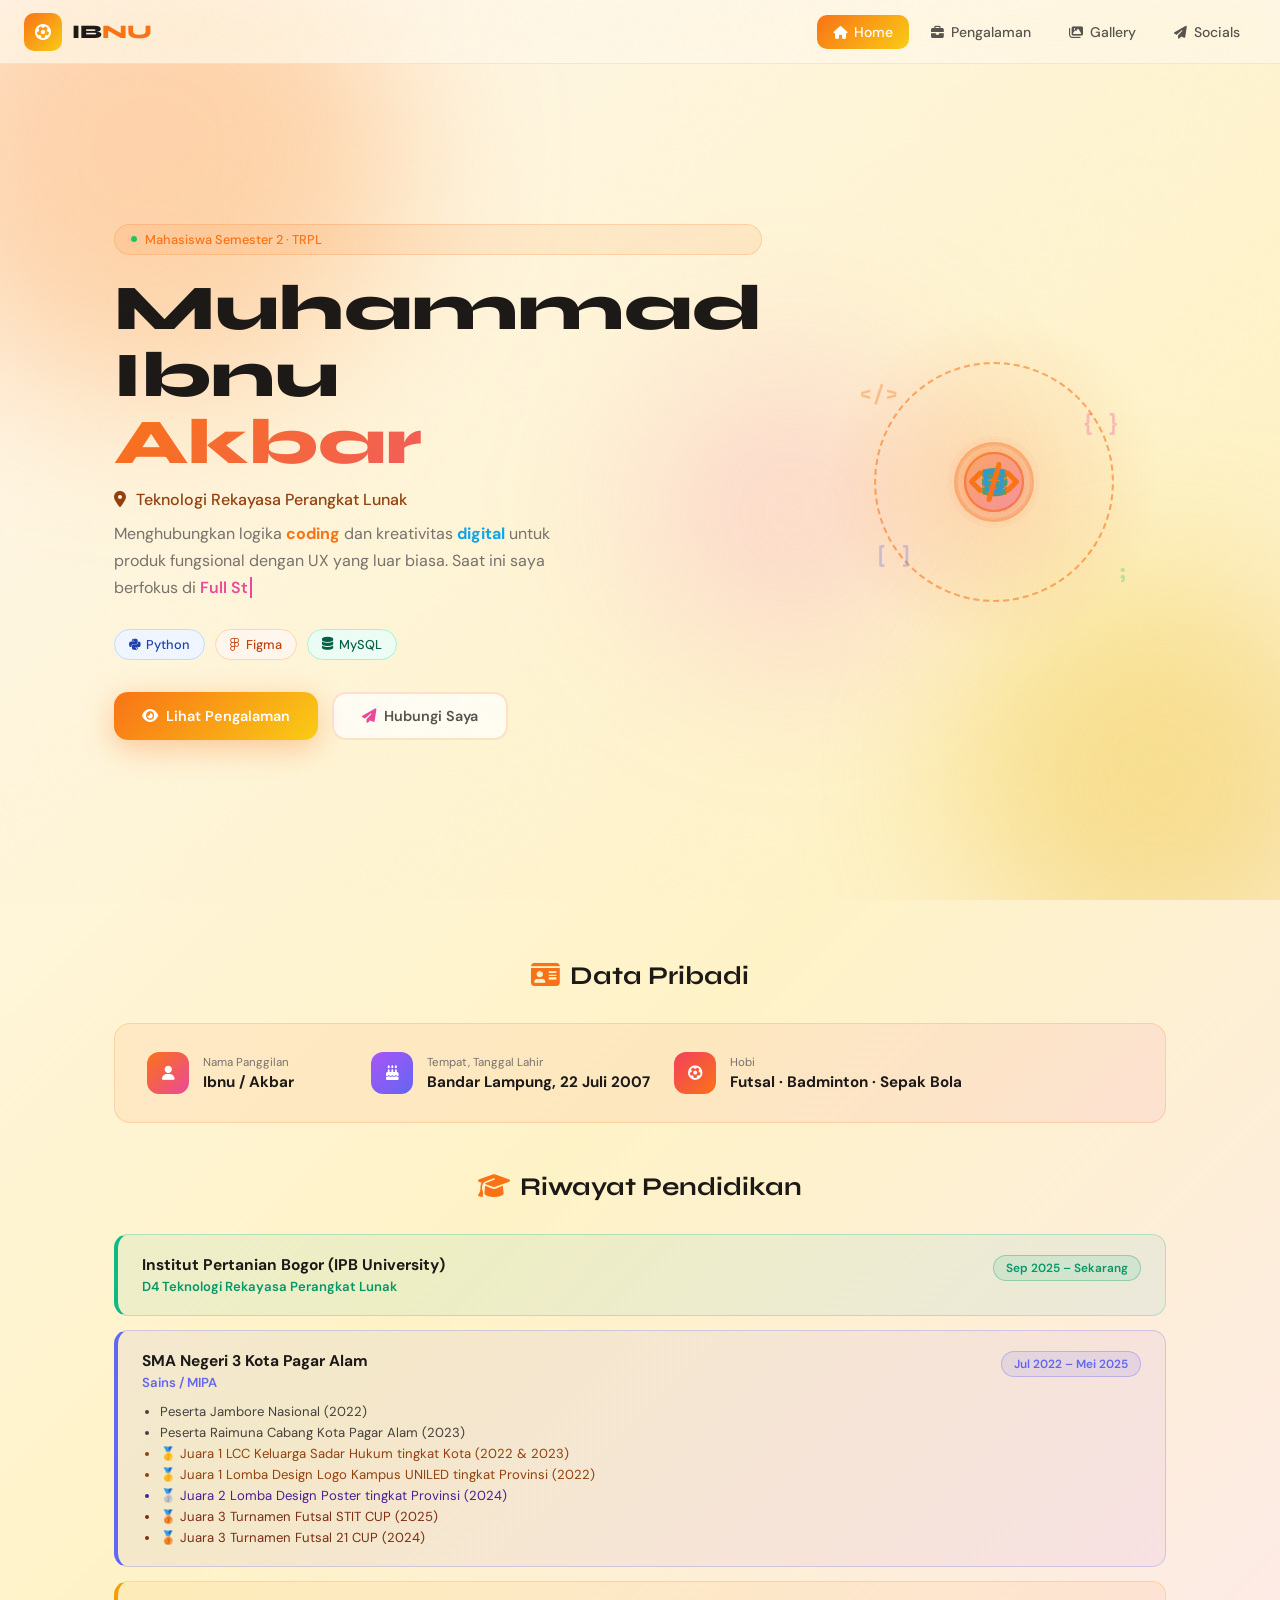
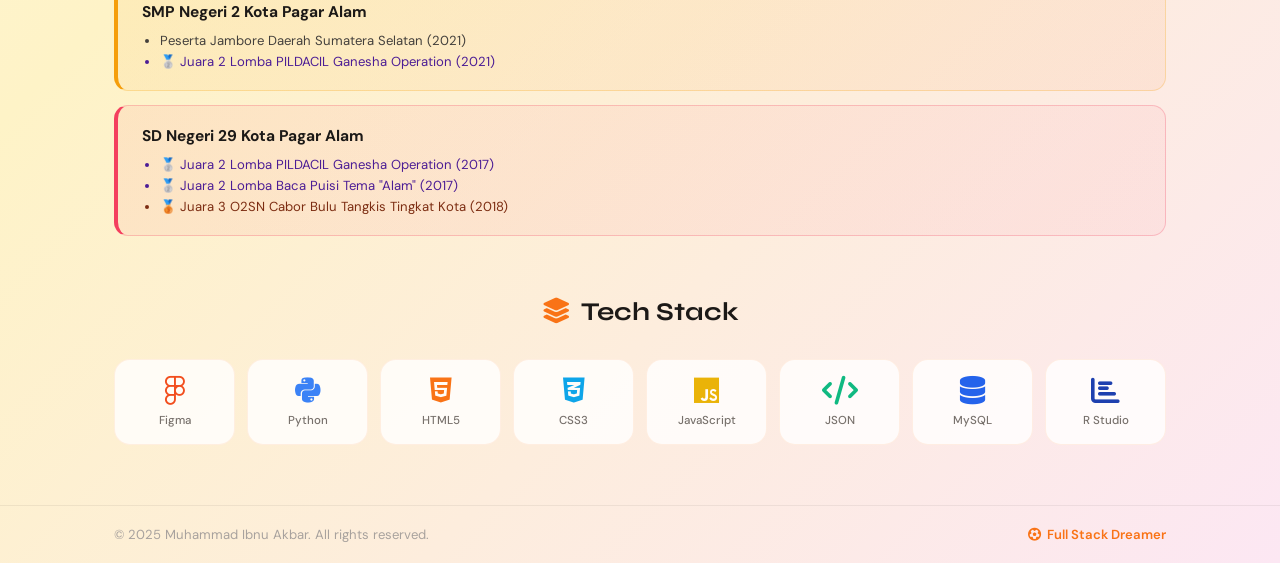
<file: index.html>
<!DOCTYPE html>
<html lang="id">
<head>
  <meta charset="UTF-8">
  <meta name="viewport" content="width=device-width, initial-scale=1.0">
  <title>Ibnu Akbar — Portfolio</title>

  <!-- Fonts -->
  <link rel="preconnect" href="https://fonts.googleapis.com">
  <link rel="preconnect" href="https://fonts.gstatic.com" crossorigin>
  <link href="https://fonts.googleapis.com/css2?family=Syne:wght@400;600;700;800&family=DM+Sans:ital,opsz,wght@0,9..40,300;0,9..40,400;0,9..40,500;1,9..40,400&family=Space+Mono:wght@400;700&display=swap" rel="stylesheet">

  <!-- Icons -->
  <link rel="stylesheet" href="https://cdnjs.cloudflare.com/ajax/libs/font-awesome/6.5.0/css/all.min.css">

  <!-- Styles -->
  <link rel="stylesheet" href="style.css">
</head>
<body>

  <!-- ── Floating Orb Backgrounds ── -->
  <div class="orbs" aria-hidden="true">
    <div class="orb"></div>
    <div class="orb"></div>
    <div class="orb"></div>
  </div>

  <!-- ══════════════════════════════════════
       NAVBAR
       ══════════════════════════════════════ -->
  <nav class="navbar">
    <a href="#" onclick="navigateTo('home'); return false;" class="nav-logo">
      <div class="nav-logo-icon">
        <i class="fas fa-futbol" style="color:white; font-size:1rem;"></i>
      </div>
      <span style="color:inherit;">IB<span id="logo-accent">NU</span></span>
    </a>

    <div class="nav-links">
      <button class="nav-btn" data-page="home"       onclick="navigateTo('home')">
        <i class="fas fa-house" style="margin-right:7px;font-size:.8rem;"></i>Home
      </button>
      <button class="nav-btn" data-page="pengalaman" onclick="navigateTo('pengalaman')">
        <i class="fas fa-briefcase" style="margin-right:7px;font-size:.8rem;"></i>Pengalaman
      </button>
      <button class="nav-btn" data-page="gallery"    onclick="navigateTo('gallery')">
        <i class="fas fa-images" style="margin-right:7px;font-size:.8rem;"></i>Gallery
      </button>
      <button class="nav-btn" data-page="socials"    onclick="navigateTo('socials')">
        <i class="fas fa-paper-plane" style="margin-right:7px;font-size:.8rem;"></i>Socials
      </button>
    </div>

    <button class="nav-hamburger" id="hamburger" onclick="toggleMobileMenu()" aria-label="Menu">
      <span></span><span></span><span></span>
    </button>
  </nav>

  <!-- Mobile Menu -->
  <div class="mobile-menu" id="mobile-menu">
    <button onclick="navigateTo('home')"><i class="fas fa-house" style="margin-right:10px;"></i>Home</button>
    <button onclick="navigateTo('pengalaman')"><i class="fas fa-briefcase" style="margin-right:10px;"></i>Pengalaman</button>
    <button onclick="navigateTo('gallery')"><i class="fas fa-images" style="margin-right:10px;"></i>Gallery</button>
    <button onclick="navigateTo('socials')"><i class="fas fa-paper-plane" style="margin-right:10px;"></i>Socials</button>
  </div>

  <!-- ══════════════════════════════════════
       HOME PAGE  ☀️ Warm Sunrise
       ══════════════════════════════════════ -->
  <div id="home-page" class="page">
    <div class="container">

      <!-- Hero -->
      <div class="home-hero">
        <!-- Left: Text Content -->
        <div class="hero-text-content">
          <div class="home-badge">
            <span class="badge-dot"></span>
            Mahasiswa Semester 2 · TRPL
          </div>

          <h1 class="home-title">
            Muhammad Ibnu
            <span class="gradient-text">Akbar</span>
          </h1>

          <p class="home-subtitle">
            <i class="fas fa-map-marker-alt" style="margin-right:6px;"></i>
            Teknologi Rekayasa Perangkat Lunak
          </p>

          <p class="home-desc">
            Menghubungkan logika <strong style="color:#f97316;">coding</strong> dan kreativitas
            <strong style="color:#0ea5e9;">digital</strong> untuk produk fungsional dengan UX yang luar biasa.
            Saat ini saya berfokus di
            <span id="typewriter" style="color:#ec4899;font-weight:600;border-right:2px solid #ec4899;padding-right:2px;"></span>
          </p>

          <div class="home-tags">
            <span class="tag tag-blue"><i class="fab fa-python"></i> Python</span>
            <span class="tag tag-orange"><i class="fab fa-figma"></i> Figma</span>
            <span class="tag tag-green"><i class="fas fa-database"></i> MySQL</span>
          </div>

          <div class="home-btns">
            <button class="btn-primary" onclick="navigateTo('pengalaman')">
              <span><i class="fas fa-eye" style="margin-right:8px;"></i>Lihat Pengalaman</span>
            </button>
            <button class="btn-secondary" onclick="navigateTo('socials')">
              <i class="fas fa-paper-plane" style="margin-right:8px;color:#ec4899;"></i>Hubungi Saya
            </button>
          </div>
        </div>

        <!-- Right: Modern Tech Animation -->
        <div class="hero-visual">
          <div class="hero-aura"></div>
          
          <!-- Modern Tech Animation -->
          <div class="tech-animation">
            <!-- Center Circle -->
            <div class="tech-center">
              <div class="center-ring"></div>
              <i class="fas fa-code" style="font-size:2.5rem;color:#f97316;"></i>
            </div>
            
            <!-- Orbiting Tech Icons -->
            <div class="orbit orbit-1">
              <div class="tech-icon"><i class="fab fa-python" style="color:#3b82f6;"></i></div>
            </div>
            <div class="orbit orbit-2">
              <div class="tech-icon"><i class="fab fa-js" style="color:#eab308;"></i></div>
            </div>
            <div class="orbit orbit-3">
              <div class="tech-icon"><i class="fas fa-database" style="color:#10b981;"></i></div>
            </div>
            <div class="orbit orbit-4">
              <div class="tech-icon"><i class="fab fa-html5" style="color:#f97316;"></i></div>
            </div>
            <div class="orbit orbit-5">
              <div class="tech-icon"><i class="fab fa-css3-alt" style="color:#0ea5e9;"></i></div>
            </div>
            
            <!-- Floating Code Elements -->
            <div class="code-float code-1" style="top:15%;left:5%;">&lt;/&gt;</div>
            <div class="code-float code-2" style="top:25%;right:8%;">{ }</div>
            <div class="code-float code-3" style="bottom:20%;left:10%;">[ ]</div>
            <div class="code-float code-4" style="bottom:15%;right:5%;">;</div>
          </div>
        </div>
      </div>

      <!-- Data Pribadi Section -->
      <div class="reveal" style="margin-top:60px;">
        <h2 class="section-title" style="color:#1c1917;">
          <i class="fas fa-id-card" style="color:#f97316;margin-right:10px;"></i>Data Pribadi
        </h2>
        <div style="background:linear-gradient(135deg,rgba(249,115,22,0.08),rgba(236,72,153,0.08));border:1px solid rgba(249,115,22,0.2);border-radius:16px;padding:28px 32px;display:flex;flex-wrap:wrap;gap:24px;">
          <div style="display:flex;align-items:center;gap:14px;min-width:200px;">
            <div style="width:42px;height:42px;border-radius:12px;background:linear-gradient(135deg,#f97316,#ec4899);display:flex;align-items:center;justify-content:center;flex-shrink:0;">
              <i class="fas fa-user" style="color:white;font-size:.9rem;"></i>
            </div>
            <div>
              <p style="font-size:.72rem;color:#78716c;margin:0 0 2px;">Nama Panggilan</p>
              <p style="font-weight:700;color:#1c1917;margin:0;font-size:.95rem;">Ibnu / Akbar</p>
            </div>
          </div>
          <div style="display:flex;align-items:center;gap:14px;min-width:260px;">
            <div style="width:42px;height:42px;border-radius:12px;background:linear-gradient(135deg,#a855f7,#6366f1);display:flex;align-items:center;justify-content:center;flex-shrink:0;">
              <i class="fas fa-cake-candles" style="color:white;font-size:.9rem;"></i>
            </div>
            <div>
              <p style="font-size:.72rem;color:#78716c;margin:0 0 2px;">Tempat, Tanggal Lahir</p>
              <p style="font-weight:700;color:#1c1917;margin:0;font-size:.95rem;">Bandar Lampung, 22 Juli 2007</p>
            </div>
          </div>
          <div style="display:flex;align-items:center;gap:14px;min-width:260px;">
            <div style="width:42px;height:42px;border-radius:12px;background:linear-gradient(135deg,#f43f5e,#f97316);display:flex;align-items:center;justify-content:center;flex-shrink:0;">
              <i class="fas fa-futbol" style="color:white;font-size:.9rem;"></i>
            </div>
            <div>
              <p style="font-size:.72rem;color:#78716c;margin:0 0 2px;">Hobi</p>
              <p style="font-weight:700;color:#1c1917;margin:0;font-size:.95rem;">Futsal · Badminton · Sepak Bola</p>
            </div>
          </div>
        </div>
      </div>

      <!-- Pendidikan Section -->
      <div class="reveal" style="margin-top:48px;">
        <h2 class="section-title" style="color:#1c1917;">
          <i class="fas fa-graduation-cap" style="color:#f97316;margin-right:10px;"></i>Riwayat Pendidikan
        </h2>
        <div style="display:flex;flex-direction:column;gap:14px;">

          <!-- IPB -->
          <div style="background:linear-gradient(135deg,rgba(16,185,129,0.07),rgba(14,165,233,0.07));border:1px solid rgba(16,185,129,0.25);border-left:4px solid #10b981;border-radius:14px;padding:20px 24px;">
            <div style="display:flex;justify-content:space-between;flex-wrap:wrap;gap:8px;align-items:flex-start;">
              <div>
                <h3 style="margin:0 0 3px;font-size:.97rem;font-weight:700;color:#1c1917;">Institut Pertanian Bogor (IPB University)</h3>
                <p style="margin:0;font-size:.82rem;color:#059669;font-weight:600;">D4 Teknologi Rekayasa Perangkat Lunak</p>
              </div>
              <span style="background:rgba(16,185,129,0.12);color:#059669;border:1px solid rgba(5,150,105,0.3);border-radius:20px;padding:4px 12px;font-size:.74rem;font-weight:600;white-space:nowrap;">Sep 2025 – Sekarang</span>
            </div>
          </div>

          <!-- SMA -->
          <div style="background:linear-gradient(135deg,rgba(99,102,241,0.07),rgba(168,85,247,0.07));border:1px solid rgba(99,102,241,0.25);border-left:4px solid #6366f1;border-radius:14px;padding:20px 24px;">
            <div style="display:flex;justify-content:space-between;flex-wrap:wrap;gap:8px;align-items:flex-start;margin-bottom:12px;">
              <div>
                <h3 style="margin:0 0 3px;font-size:.97rem;font-weight:700;color:#1c1917;">SMA Negeri 3 Kota Pagar Alam</h3>
                <p style="margin:0;font-size:.82rem;color:#6366f1;font-weight:600;">Sains / MIPA</p>
              </div>
              <span style="background:rgba(99,102,241,0.12);color:#6366f1;border:1px solid rgba(99,102,241,0.3);border-radius:20px;padding:4px 12px;font-size:.74rem;font-weight:600;white-space:nowrap;">Jul 2022 – Mei 2025</span>
            </div>
            <ul style="margin:0;padding-left:18px;display:flex;flex-direction:column;gap:4px;">
              <li style="font-size:.82rem;color:#44403c;">Peserta Jambore Nasional (2022)</li>
              <li style="font-size:.82rem;color:#44403c;">Peserta Raimuna Cabang Kota Pagar Alam (2023)</li>
              <li style="font-size:.82rem;color:#92400e;">🥇 Juara 1 LCC Keluarga Sadar Hukum tingkat Kota (2022 &amp; 2023)</li>
              <li style="font-size:.82rem;color:#92400e;">🥇 Juara 1 Lomba Design Logo Kampus UNILED tingkat Provinsi (2022)</li>
              <li style="font-size:.82rem;color:#4c1d95;">🥈 Juara 2 Lomba Design Poster tingkat Provinsi (2024)</li>
              <li style="font-size:.82rem;color:#7c2d12;">🥉 Juara 3 Turnamen Futsal STIT CUP (2025)</li>
              <li style="font-size:.82rem;color:#7c2d12;">🥉 Juara 3 Turnamen Futsal 21 CUP (2024)</li>
            </ul>
          </div>

          <!-- SMP -->
          <div style="background:linear-gradient(135deg,rgba(245,158,11,0.07),rgba(249,115,22,0.07));border:1px solid rgba(245,158,11,0.25);border-left:4px solid #f59e0b;border-radius:14px;padding:20px 24px;">
            <div style="margin-bottom:10px;">
              <h3 style="margin:0 0 3px;font-size:.97rem;font-weight:700;color:#1c1917;">SMP Negeri 2 Kota Pagar Alam</h3>
            </div>
            <ul style="margin:0;padding-left:18px;display:flex;flex-direction:column;gap:4px;">
              <li style="font-size:.82rem;color:#44403c;">Peserta Jambore Daerah Sumatera Selatan (2021)</li>
              <li style="font-size:.82rem;color:#4c1d95;">🥈 Juara 2 Lomba PILDACIL Ganesha Operation (2021)</li>
            </ul>
          </div>

          <!-- SD -->
          <div style="background:linear-gradient(135deg,rgba(244,63,94,0.07),rgba(251,113,133,0.07));border:1px solid rgba(244,63,94,0.25);border-left:4px solid #f43f5e;border-radius:14px;padding:20px 24px;">
            <div style="margin-bottom:10px;">
              <h3 style="margin:0 0 3px;font-size:.97rem;font-weight:700;color:#1c1917;">SD Negeri 29 Kota Pagar Alam</h3>
            </div>
            <ul style="margin:0;padding-left:18px;display:flex;flex-direction:column;gap:4px;">
              <li style="font-size:.82rem;color:#4c1d95;">🥈 Juara 2 Lomba PILDACIL Ganesha Operation (2017)</li>
              <li style="font-size:.82rem;color:#4c1d95;">🥈 Juara 2 Lomba Baca Puisi Tema "Alam" (2017)</li>
              <li style="font-size:.82rem;color:#7c2d12;">🥉 Juara 3 O2SN Cabor Bulu Tangkis Tingkat Kota (2018)</li>
            </ul>
          </div>
        </div>
      </div>

      <!-- Tech Stack -->
      <div class="home-stack">
        <h2 class="section-title" style="color:#1c1917;">
          <i class="fas fa-layer-group" style="color:#f97316;margin-right:10px;"></i>Tech Stack
        </h2>
        <div class="stack-grid">
          <div class="stack-card" data-tech="figma">
            <i class="fab fa-figma" style="color:#f24e1e;"></i>
            <p>Figma</p>
          </div>
          <div class="stack-card" data-tech="python">
            <i class="fab fa-python" style="color:#3b82f6;"></i>
            <p>Python</p>
          </div>
          <div class="stack-card" data-tech="html">
            <i class="fab fa-html5" style="color:#f97316;"></i>
            <p>HTML5</p>
          </div>
          <div class="stack-card" data-tech="css">
            <i class="fab fa-css3-alt" style="color:#0ea5e9;"></i>
            <p>CSS3</p>
          </div>
          <div class="stack-card" data-tech="javascript">
            <i class="fab fa-js" style="color:#eab308;"></i>
            <p>JavaScript</p>
          </div>
          <div class="stack-card" data-tech="json">
            <i class="fas fa-code" style="color:#10b981;"></i>
            <p>JSON</p>
          </div>
          <div class="stack-card" data-tech="mysql">
            <i class="fas fa-database" style="color:#2563eb;"></i>
            <p>MySQL</p>
          </div>
          <div class="stack-card" data-tech="rstudio">
            <i class="fas fa-chart-bar" style="color:#1e40af;"></i>
            <p>R Studio</p>
          </div>
        </div>
      </div>

        </div>
      </div>

        </div>
      </div>

    </div><!-- /container -->

    <!-- Footer -->
    <footer class="site-footer">
      <div class="footer-inner">
        <span class="footer-text">© 2025 Muhammad Ibnu Akbar. All rights reserved.</span>
        <span class="footer-text" style="color:#f97316;font-weight:600;">
          <i class="fas fa-futbol" style="margin-right:6px;"></i>Full Stack Dreamer
        </span>
      </div>
    </footer>
  </div><!-- /home-page -->


  <!-- ══════════════════════════════════════
       PENGALAMAN PAGE  ⚡ Electric Teal
       ══════════════════════════════════════ -->
  <div id="pengalaman-page" class="page">
    <div class="container">

      <div class="exp-header">
        <div class="exp-badge">
          <i class="fas fa-folder-open"></i> Portofolio
        </div>
        <h1 class="exp-title">Pengalaman & Proyek</h1>
        <p class="exp-desc">Deretan proyek dan pencapaian yang telah saya kerjakan dengan penuh dedikasi.</p>
      </div>

      <!-- Category 1: Software & Web Dev -->
      <div class="exp-category">
        <h2 class="exp-cat-title">
          <span class="cat-icon" style="background:linear-gradient(135deg,#06b6d4,#0ea5e9);">
            <i class="fas fa-laptop-code"></i>
          </span>
          Software & Web Development
        </h2>
        <div class="exp-grid">

          <!-- TS KOST -->
        <a href="https://tskost.vercel.app/"
              target="_blank"
              rel="noopener noreferrer"
              class="exp-link-card">
          <div class="exp-card" style="--card-from:#065f46;--card-to:#0d9488;">
            <div class="exp-card-top" style="background:linear-gradient(135deg,#10b981,#0d9488);">
                <i class="fas fa-house-laptop"></i>
                <span class="click-badge">
                  <i class="fas fa-arrow-up-right-from-square"></i>
                  Klik untuk Buka
                </span>
              <div style="position:absolute;bottom:0;right:0;width:90px;height:90px;background:rgba(255,255,255,0.1);border-radius:50%;transform:translate(30%,30%);"></div>
            </div>
            <div class="exp-card-body">
              <h3>TS KOST Website</h3>
              <p>Membuat dan melakukan hosting website untuk mitra kost. Full deployment dengan domain custom.</p>
              <span class="exp-chip" style="background:rgba(16,185,129,0.15);color:#34d399;border:1px solid rgba(52,211,153,0.3);">
                <i class="fas fa-circle-check" style="font-size:.7rem;"></i> Live & Online
              </span>
            </div>
          </div>
        </a>
          <!-- Bank Mutation -->
          <div class="exp-card">
            <div class="exp-card-top" style="background:linear-gradient(135deg,#0ea5e9,#2563eb);">
              <i class="fas fa-building-columns"></i>
              <div style="position:absolute;bottom:0;right:0;width:90px;height:90px;background:rgba(255,255,255,0.1);border-radius:50%;transform:translate(30%,30%);"></div>
            </div>
            <div class="exp-card-body">
              <h3>Bank Mutation System</h3>
              <p>Aplikasi Python simulasi sistem mutasi rekening bank dengan logika transaksi lengkap.</p>
              <span class="exp-chip" style="background:rgba(6,182,212,0.15);color:#22d3ee;border:1px solid rgba(34,211,238,0.3);">
                <i class="fas fa-circle-check" style="font-size:.7rem;"></i> Logic Success
              </span>
            </div>
          </div>

          <!-- Calorie Calculator -->
          <div class="exp-card">
            <div class="exp-card-top" style="background:linear-gradient(135deg,#f43f5e,#e11d48);">
              <i class="fas fa-apple-whole"></i>
              <div style="position:absolute;bottom:0;right:0;width:90px;height:90px;background:rgba(255,255,255,0.1);border-radius:50%;transform:translate(30%,30%);"></div>
            </div>
            <div class="exp-card-body">
              <h3>Calorie Calculator</h3>
              <p>Aplikasi kalkulator kalori dengan input BMI dan rekomendasi diet harian yang user-friendly.</p>
              <span class="exp-chip" style="background:rgba(244,63,94,0.15);color:#fb7185;border:1px solid rgba(251,113,133,0.3);">
                <i class="fas fa-circle-check" style="font-size:.7rem;"></i> User Friendly
              </span>
            </div>
          </div>

        </div>
      </div>

      <!-- Category 2: Design -->
      <div class="exp-category">
        <h2 class="exp-cat-title">
          <span class="cat-icon" style="background:linear-gradient(135deg,#f59e0b,#f97316);">
            <i class="fas fa-palette"></i>
          </span>
          UI/UX & Graphic Design
        </h2>
        <div class="exp-grid">

          <!-- Logo Champion -->
          <div class="exp-card">
            <div class="exp-card-top" style="background:linear-gradient(135deg,#f59e0b,#f97316);">
              <i class="fas fa-trophy"></i>
              <div style="position:absolute;top:10px;right:14px;font-size:2rem;">🏆</div>
            </div>
            <div class="exp-card-body">
              <h3>Juara 1 — Logo Kampus</h3>
              <p>Memenangkan kompetisi desain logo identitas kampus tingkat internal.</p>
              <span class="exp-chip" style="background:rgba(245,158,11,0.15);color:#fbbf24;border:1px solid rgba(251,191,36,0.3);">
                <i class="fas fa-crown" style="font-size:.7rem;"></i> CHAMPION
              </span>
            </div>
          </div>

          <!-- Poster Runner Up -->
          <div class="exp-card">
            <div class="exp-card-top" style="background:linear-gradient(135deg,#818cf8,#6366f1);">
              <i class="fas fa-scroll"></i>
              <div style="position:absolute;top:10px;right:14px;font-size:2rem;">🥈</div>
            </div>
            <div class="exp-card-body">
              <h3>Juara 2 — Poster Digital</h3>
              <p>Runner up kontes desain poster digital tingkat nasional.</p>
              <span class="exp-chip" style="background:rgba(129,140,248,0.15);color:#a5b4fc;border:1px solid rgba(165,180,252,0.3);">
                <i class="fas fa-medal" style="font-size:.7rem;"></i> RUNNER UP
              </span>
            </div>
          </div>

        </div>
      </div>

      <!-- Category 3: Social Media -->
      <div class="exp-category" style="padding-bottom:60px;">
        <h2 class="exp-cat-title">
          <span class="cat-icon" style="background:linear-gradient(135deg,#ec4899,#f43f5e);">
            <i class="fas fa-bullhorn"></i>
          </span>
          Digital Branding & Social Media
        </h2>
        <div class="exp-grid">

          <!-- OSIS Sekolah -->
          <div class="exp-card">
            <div class="exp-card-top" style="background:linear-gradient(135deg,#ec4899,#db2777);">
              <i class="fab fa-instagram"></i>
            </div>
            <div class="exp-card-body">
              <h3>Admin IG OSIS Sekolah</h3>
              <p>Mengelola akun Instagram OSIS sekolah selama 2 tahun, meningkatkan engagement dan follower.</p>
              <span class="exp-chip" style="background:rgba(236,72,153,0.15);color:#f9a8d4;border:1px solid rgba(249,168,212,0.3);">
                <i class="fas fa-arrow-trend-up" style="font-size:.7rem;"></i> Engagement +
              </span>
            </div>
          </div>

          <!-- OSIS Provinsi -->
          <div class="exp-card">
            <div class="exp-card-top" style="background:linear-gradient(135deg,#a855f7,#7c3aed);">
              <i class="fab fa-instagram"></i>
            </div>
            <div class="exp-card-body">
              <h3>Admin IG Forum OSIS Prov. SLS</h3>
              <p>Memimpin divisi digital Forum OSIS Sumatera Selatan, koordinasi konten multi-kota.</p>
              <span class="exp-chip" style="background:rgba(168,85,247,0.15);color:#c4b5fd;border:1px solid rgba(196,181,253,0.3);">
                <i class="fas fa-star" style="font-size:.7rem;"></i> Leader
              </span>
            </div>
          </div>

        </div>
      </div>


      <!-- Category 4: Pengalaman Organisasi -->
      <div class="exp-category" style="padding-bottom:60px;">
        <h2 class="exp-cat-title">
          <span class="cat-icon" style="background:linear-gradient(135deg,#f43f5e,#a855f7);">
            <i class="fas fa-users"></i>
          </span>
          Pengalaman Organisasi
        </h2>
        <div style="display:flex;flex-direction:column;gap:16px;">

          <!-- IKAMUSI -->
          <div class="exp-card" style="--card-from:#0c4a6e;--card-to:#1e40af;display:block;padding:0;overflow:hidden;">
            <div style="background:linear-gradient(135deg,#0ea5e9,#6366f1);padding:18px 22px;position:relative;">
              <i class="fas fa-star" style="position:absolute;right:18px;top:50%;transform:translateY(-50%);font-size:2rem;opacity:0.15;color:white;"></i>
              <h3 style="margin:0 0 3px;font-size:1rem;font-weight:700;color:white;">IKAMUSI IPB University</h3>
              <div style="display:flex;justify-content:space-between;align-items:center;flex-wrap:wrap;gap:6px;">
                <p style="margin:0;font-size:.82rem;color:#bae6fd;font-weight:600;">Ketua Angkatan</p>
                <span style="background:rgba(255,255,255,0.15);color:white;border-radius:20px;padding:3px 10px;font-size:.74rem;font-weight:600;">Sep 2025 – Sekarang</span>
              </div>
            </div>
            <div style="padding:16px 22px;">
              <ul style="margin:0;padding-left:18px;display:flex;flex-direction:column;gap:6px;">
                <li style="font-size:.83rem;color:#cbd5e1;">Memimpin dan mengoordinasikan ratusan mahasiswa baru asal Sumatera Selatan di IPB University untuk memastikan proses adaptasi kampus berjalan lancar.</li>
                <li style="font-size:.83rem;color:#cbd5e1;">Menjadi jembatan komunikasi aktif antara pengurus pusat (Kampus Dramaga) dan anggota di Kampus Kota guna menyelaraskan program kerja organisasi.</li>
                <li style="font-size:.83rem;color:#cbd5e1;">Mengoordinasikan agenda keakraban angkatan serta membantu Ketua Umum dalam menjaring SDM untuk kepanitiaan acara.</li>
              </ul>
            </div>
          </div>

          <!-- Forum OSIS Sumsel -->
          <div class="exp-card" style="--card-from:#4a1d96;--card-to:#7c3aed;display:block;padding:0;overflow:hidden;">
            <div style="background:linear-gradient(135deg,#a855f7,#ec4899);padding:18px 22px;position:relative;">
              <i class="fas fa-wifi" style="position:absolute;right:18px;top:50%;transform:translateY(-50%);font-size:2rem;opacity:0.15;color:white;"></i>
              <h3 style="margin:0 0 3px;font-size:1rem;font-weight:700;color:white;">Forum OSIS Sumatera Selatan</h3>
              <div style="display:flex;justify-content:space-between;align-items:center;flex-wrap:wrap;gap:6px;">
                <p style="margin:0;font-size:.82rem;color:#f5d0fe;font-weight:600;">Ketua Divisi KOMINFO</p>
                <span style="background:rgba(255,255,255,0.15);color:white;border-radius:20px;padding:3px 10px;font-size:.74rem;font-weight:600;">Jul 2023 – Jul 2024</span>
              </div>
            </div>
            <div style="padding:16px 22px;">
              <ul style="margin:0;padding-left:18px;display:flex;flex-direction:column;gap:6px;">
                <li style="font-size:.83rem;color:#cbd5e1;">Memimpin dan mengawasi kinerja divisi KOMINFO tingkat provinsi dalam mengelola saluran komunikasi resmi organisasi.</li>
                <li style="font-size:.83rem;color:#cbd5e1;">Mengorkestrasi pembuatan konten digital dan publikasi kreatif untuk meningkatkan keterlibatan pengurus OSIS se-Sumatera Selatan.</li>
                <li style="font-size:.83rem;color:#cbd5e1;">Bertanggung jawab penuh atas penyebaran informasi strategis dan menjaga kelancaran birokrasi komunikasi antar-pengurus.</li>
              </ul>
            </div>
          </div>

          <!-- Forum OSIS Kota -->
          <div class="exp-card" style="--card-from:#064e3b;--card-to:#0d9488;display:block;padding:0;overflow:hidden;">
            <div style="background:linear-gradient(135deg,#10b981,#06b6d4);padding:18px 22px;position:relative;">
              <i class="fas fa-wallet" style="position:absolute;right:18px;top:50%;transform:translateY(-50%);font-size:2rem;opacity:0.15;color:white;"></i>
              <h3 style="margin:0 0 3px;font-size:1rem;font-weight:700;color:white;">Forum OSIS Kota Pagar Alam</h3>
              <div style="display:flex;justify-content:space-between;align-items:center;flex-wrap:wrap;gap:6px;">
                <p style="margin:0;font-size:.82rem;color:#a7f3d0;font-weight:600;">Bendahara Umum</p>
                <span style="background:rgba(255,255,255,0.15);color:white;border-radius:20px;padding:3px 10px;font-size:.74rem;font-weight:600;">Jan 2023 – Mei 2025</span>
              </div>
            </div>
            <div style="padding:16px 22px;">
              <ul style="margin:0;padding-left:18px;display:flex;flex-direction:column;gap:6px;">
                <li style="font-size:.83rem;color:#cbd5e1;">Mengelola arus kas masuk dan keluar keuangan organisasi secara transparan serta menyusun laporan keuangan bulanan.</li>
                <li style="font-size:.83rem;color:#cbd5e1;">Menyusun Rancangan Anggaran Biaya (RAB) yang taktis dan efisien untuk mendukung kesuksesan berbagai acara kepemudaan skala kota.</li>
                <li style="font-size:.83rem;color:#cbd5e1;">Mengawasi alokasi dana internal guna memastikan stabilitas finansial organisasi selama periode kepengurusan.</li>
              </ul>
            </div>
          </div>

          <!-- OSIS Sekolah -->
          <div class="exp-card" style="--card-from:#78350f;--card-to:#b45309;display:block;padding:0;overflow:hidden;">
            <div style="background:linear-gradient(135deg,#f59e0b,#f97316);padding:18px 22px;position:relative;">
              <i class="fas fa-crown" style="position:absolute;right:18px;top:50%;transform:translateY(-50%);font-size:2rem;opacity:0.15;color:white;"></i>
              <h3 style="margin:0 0 3px;font-size:1rem;font-weight:700;color:white;">OSIS SMA Negeri 3 Kota Pagar Alam</h3>
              <div style="display:flex;justify-content:space-between;align-items:center;flex-wrap:wrap;gap:6px;">
                <p style="margin:0;font-size:.82rem;color:#fef3c7;font-weight:600;">Ketua OSIS</p>
                <span style="background:rgba(255,255,255,0.15);color:white;border-radius:20px;padding:3px 10px;font-size:.74rem;font-weight:600;">Sep 2022 – Nov 2023</span>
              </div>
            </div>
            <div style="padding:16px 22px;">
              <ul style="margin:0;padding-left:18px;display:flex;flex-direction:column;gap:6px;">
                <li style="font-size:.83rem;color:#cbd5e1;">Mengukir pencapaian sebagai siswa kelas 10 pertama yang dipercaya memimpin OSIS melalui proses pemilihan demokratis.</li>
                <li style="font-size:.83rem;color:#cbd5e1;">Mengoordinasikan seluruh perwakilan kelas dan mengeksekusi kembali program kerja strategis yang sempat tertunda guna menyalurkan minat bakat siswa.</li>
                <li style="font-size:.83rem;color:#cbd5e1;">Menginisiasi pembentukan lembaga Majelis Perwakilan Kelas (MPK) dari nol untuk memperkuat sistem pengawasan di sekolah.</li>
              </ul>
            </div>
          </div>

        </div>
      </div>

    </div><!-- /container -->

    <footer class="site-footer">
      <div class="footer-inner">
        <span class="footer-text" style="color:#475569;">© 2025 Muhammad Ibnu Akbar</span>
        <span style="color:#06b6d4;font-size:.82rem;font-weight:600;">
          <i class="fas fa-code" style="margin-right:6px;"></i>Built with Passion
        </span>
      </div>
    </footer>
  </div><!-- /pengalaman-page -->


  <!-- ══════════════════════════════════════
       GALLERY PAGE  🌌 Neon Midnight
       ══════════════════════════════════════ -->
  <div id="gallery-page" class="page">
    <!-- Floating particles container -->
    <div id="gallery-particles" style="position:fixed;inset:0;pointer-events:none;z-index:0;overflow:hidden;"></div>

    <div class="container">

      <div class="gal-header">
        <div class="gal-badge">
          <i class="fas fa-images"></i> Gallery
        </div>
        <h1 class="gal-title">Project Showcase</h1>
        <p class="gal-desc">Koleksi visual terbaik dari proyek-proyek yang telah saya selesaikan.</p>
      </div>

      <!-- Gallery Grid -->
      <div class="gal-grid">

        <!-- Card 1 -->
        <div class="gal-card">
          <div class="gal-scan-line"></div>
          <div class="gal-img-wrap">
            <img src="Project/Mitra.png" alt="TS Kost Website" loading="lazy"
                 onerror="this.src='';this.closest('.gal-img-wrap').style.background='linear-gradient(135deg,#10b981,#0d9488)';this.style.display='none';">
          </div>
          <div class="gal-overlay">
            <div class="gal-overlay-inner">
              <h4>TS KOST Website</h4>
              <span>Web Development</span>
            </div>
          </div>
        </div>

        <!-- Card 2 -->
        <div class="gal-card">
          <div class="gal-scan-line"></div>
          <div class="gal-img-wrap">
            <img src="Project/Design.png" alt="Design Project" loading="lazy"
                 onerror="this.src='';this.closest('.gal-img-wrap').style.background='linear-gradient(135deg,#f59e0b,#f97316)';this.style.display='none';">
          </div>
          <div class="gal-overlay">
            <div class="gal-overlay-inner">
              <h4>Design Project</h4>
              <span>UI/UX Design</span>
            </div>
          </div>
        </div>

        <!-- Card 3 -->
        <div class="gal-card">
          <div class="gal-scan-line"></div>
          <div class="gal-img-wrap">
            <img src="Project/Fostan.png" alt="Fostan Project" loading="lazy"
                 onerror="this.src='';this.closest('.gal-img-wrap').style.background='linear-gradient(135deg,#818cf8,#6366f1)';this.style.display='none';">
          </div>
          <div class="gal-overlay">
            <div class="gal-overlay-inner">
              <h4>Fostan Project</h4>
              <span>Graphic Design</span>
            </div>
          </div>
        </div>

        <!-- Card 4 -->
        <div class="gal-card">
          <div class="gal-scan-line"></div>
          <div class="gal-img-wrap">
            <img src="Project/Sosial_Media.png" alt="Social Media Design" loading="lazy"
                 onerror="this.src='';this.closest('.gal-img-wrap').style.background='linear-gradient(135deg,#ec4899,#a855f7)';this.style.display='none';">
          </div>
          <div class="gal-overlay">
            <div class="gal-overlay-inner">
              <h4>Social Media Kit</h4>
              <span>Digital Branding</span>
            </div>
          </div>
        </div>

      </div><!-- /gal-grid -->
    </div><!-- /container -->

    <footer class="site-footer" style="border-color:rgba(217,70,239,0.15);">
      <div class="footer-inner">
        <span class="footer-text" style="color:#6d28d9;">© 2025 Muhammad Ibnu Akbar</span>
        <span style="color:#d946ef;font-size:.82rem;font-weight:600;">
          <i class="fas fa-wand-magic-sparkles" style="margin-right:6px;"></i>Creative Works
        </span>
      </div>
    </footer>
  </div><!-- /gallery-page -->


  <!-- ══════════════════════════════════════
       SOCIALS PAGE  🌸 Candy Bloom
       ══════════════════════════════════════ -->
  <div id="socials-page" class="page">
    <div class="container">

      <div class="soc-header">
        <div class="soc-badge">
          <i class="fas fa-paper-plane"></i> Connect
        </div>
        <h1 class="soc-title">Hubungi Saya</h1>
        <p class="soc-desc">Punya proyek seru atau ingin diskusi? Reach out lewat platform favorit kamu!</p>
      </div>

      <!-- Social Cards -->
      <div class="soc-cards">

        <!-- LinkedIn -->
        <a href="https://www.linkedin.com/in/ibnuakbar15/"
           target="_blank" rel="noopener noreferrer"
           class="soc-card linkedin">
          <div class="soc-icon-wrap" style="background:linear-gradient(135deg,#0a66c2,#0077b5);">
            <i class="fab fa-linkedin-in"></i>
          </div>
          <div class="soc-card-name">LinkedIn</div>
          <div class="soc-card-handle">Muhammad Ibnu Akbar</div>
          <span class="soc-chip" style="background:#dbeafe;color:#1d4ed8;">
            <i class="fab fa-linkedin-in" style="font-size:.8rem;"></i> Connect
          </span>
        </a>

        <!-- Instagram -->
        <a href="https://instagram.com/ibnuakbar_4"
           target="_blank" rel="noopener noreferrer"
           class="soc-card instagram">
          <div class="soc-icon-wrap" style="background:linear-gradient(135deg,#f97316,#ec4899,#6366f1);">
            <i class="fab fa-instagram"></i>
          </div>
          <div class="soc-card-name">Instagram</div>
          <div class="soc-card-handle">@ibnuakbar_4</div>
          <span class="soc-chip" style="background:#fce7f3;color:#be185d;">
            <i class="fab fa-instagram" style="font-size:.8rem;"></i> Follow
          </span>
        </a>

        <!-- TikTok -->
        <a href="https://tiktok.com/@ibnuakbar_15"
           target="_blank" rel="noopener noreferrer"
           class="soc-card tiktok">
          <div class="soc-icon-wrap" style="background:#0f172a;position:relative;overflow:hidden;">
            <i class="fab fa-tiktok" style="position:relative;z-index:1;"></i>
            <!-- TikTok color echo -->
            <div style="position:absolute;top:-5px;left:-5px;right:-5px;bottom:-5px;background:linear-gradient(135deg,rgba(105,201,255,0.3),rgba(254,44,85,0.3));border-radius:inherit;"></div>
          </div>
          <div class="soc-card-name">TikTok</div>
          <div class="soc-card-handle">@ibnuakbar_15</div>
          <span class="soc-chip" style="background:#f1f5f9;color:#475569;">
            <i class="fab fa-tiktok" style="font-size:.8rem;"></i> Follow
          </span>
        </a>

        <!-- WhatsApp -->
        <a href="https://wa.me/6285835695375"
           target="_blank" rel="noopener noreferrer"
           class="soc-card whatsapp">
          <div class="soc-icon-wrap" style="background:linear-gradient(135deg,#25d366,#128c7e);">
            <i class="fab fa-whatsapp"></i>
          </div>
          <div class="soc-card-name">WhatsApp</div>
          <div class="soc-card-handle">+62 858-3569-5375</div>
          <span class="soc-chip" style="background:#dcfce7;color:#15803d;">
            <i class="fab fa-whatsapp" style="font-size:.8rem;"></i> Chat
          </span>
        </a>

      </div><!-- /soc-cards -->

      <!-- CV Download Banner -->
      <div class="cv-banner">
        <div class="cv-banner-left">
          <h3><i class="fas fa-file-pdf" style="color:#ec4899;margin-right:10px;"></i>Curriculum Vitae</h3>
          <p>Download CV lengkap saya dalam format PDF — siap untuk referensi atau rekrutmen.</p>
        </div>
        <a href="cv/Ibnu_Akbar_CV.pdf" download="CV_Muhammad_Ibnu_Akbar.pdf" class="btn-download-cv">
          <i class="fas fa-download"></i>
          Download CV
        </a>
      </div>

      <div class="soc-footer">
        <p><i class="fas fa-heart" style="color:#ec4899;margin-right:6px;"></i>Terima kasih telah mengunjungi portofolio saya!</p>
      </div>

    </div><!-- /container -->

    <footer class="site-footer">
      <div class="footer-inner">
        <span class="footer-text">© 2025 Muhammad Ibnu Akbar. All rights reserved.</span>
        <span style="color:#ec4899;font-size:.82rem;font-weight:600;">
          <i class="fas fa-heart" style="margin-right:6px;"></i>Made with Love
        </span>
      </div>
    </footer>
  </div><!-- /socials-page -->


  <!-- Script -->
  <script src="script.js"></script>

  <!-- Extra inline styles for nav logo accent per theme -->
  <style>
    .theme-home       #logo-accent { color: #f97316; }
    .theme-pengalaman #logo-accent { color: #06b6d4; }
    .theme-gallery    #logo-accent { color: #d946ef; }
    .theme-socials    #logo-accent { color: #ec4899; }

    .theme-pengalaman .nav-logo,
    .theme-gallery    .nav-logo { color: white; }
    .theme-home       .nav-logo,
    .theme-socials    .nav-logo { color: #1c1917; }
  </style>

</body>
</html>
</file>
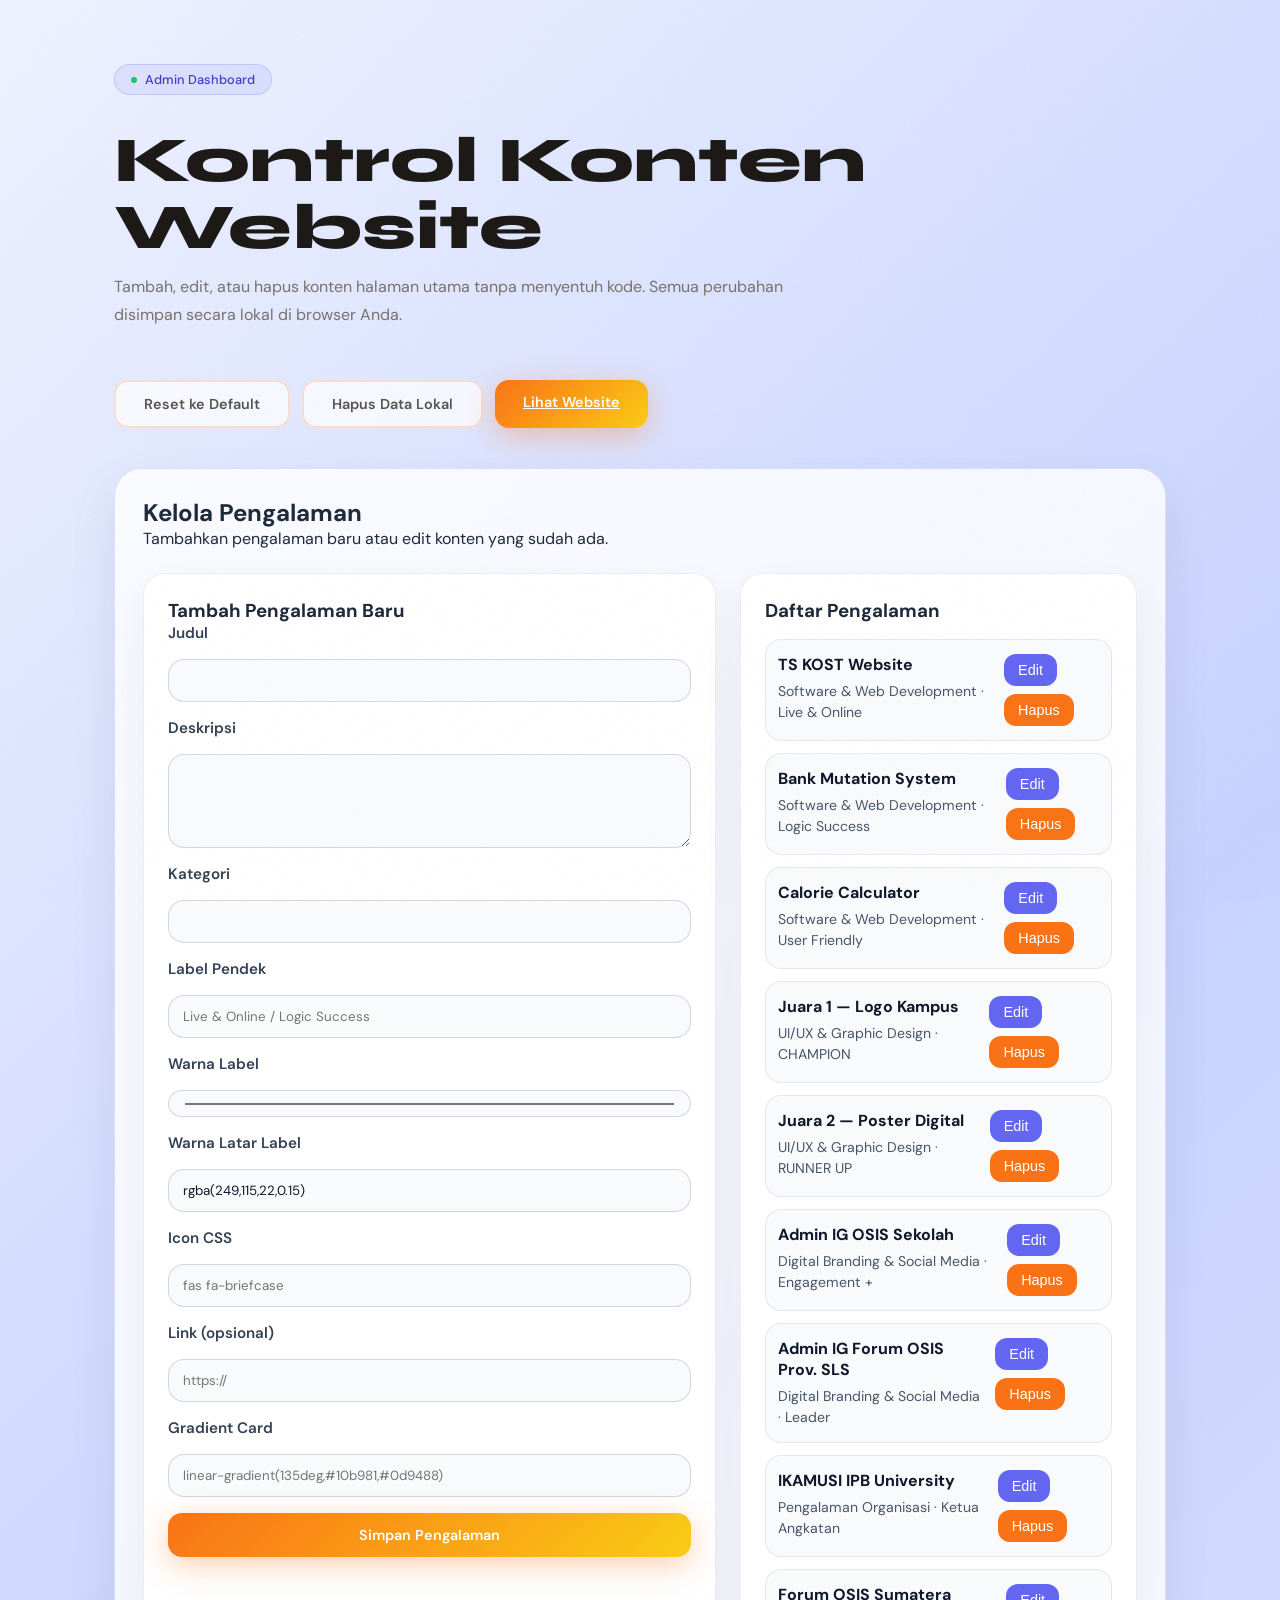
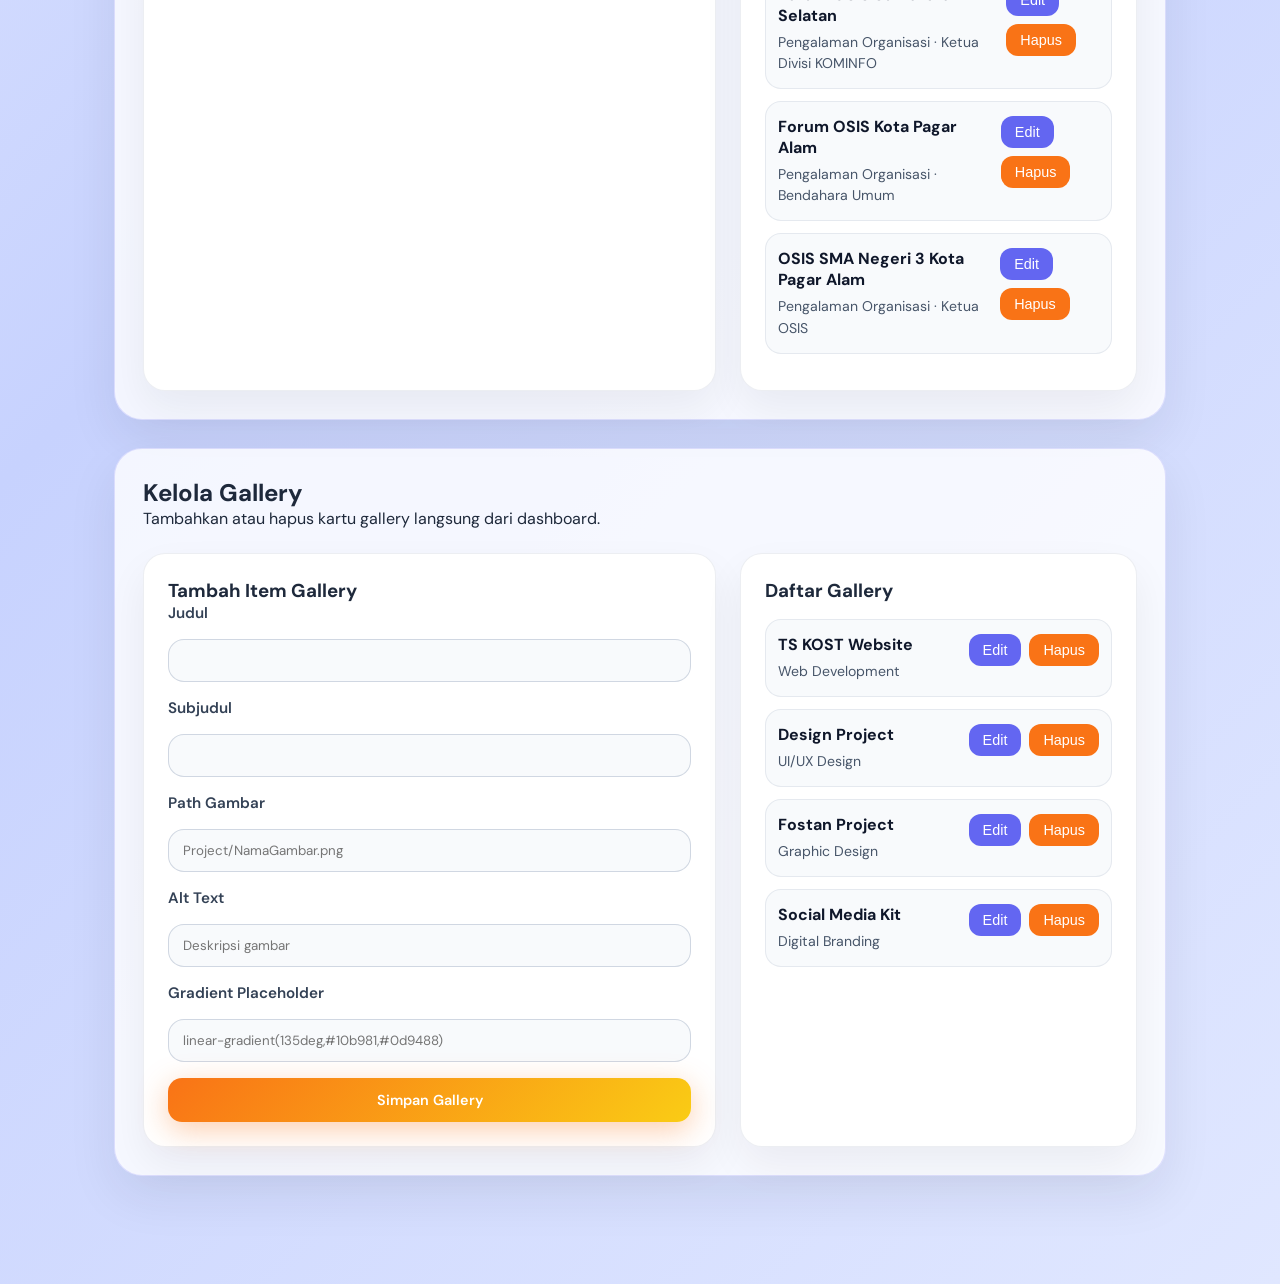
<file: admin.html>
<!DOCTYPE html>
<html lang="id">
<head>
  <meta charset="UTF-8">
  <meta name="viewport" content="width=device-width, initial-scale=1.0">
  <title>Admin Dashboard — Portfolio</title>

  <!-- Fonts -->
  <link rel="preconnect" href="https://fonts.googleapis.com">
  <link rel="preconnect" href="https://fonts.gstatic.com" crossorigin>
  <link href="https://fonts.googleapis.com/css2?family=Syne:wght@400;600;700;800&family=DM+Sans:ital,opsz,wght@0,9..40,300;0,9..40,400;0,9..40,500;1,9..40,400&family=Space+Mono:wght@400;700&display=swap" rel="stylesheet">

  <!-- Icons -->
  <link rel="stylesheet" href="https://cdnjs.cloudflare.com/ajax/libs/font-awesome/6.5.0/css/all.min.css">

  <!-- Styles -->
  <link rel="stylesheet" href="style.css">
</head>
<body class="theme-admin">
  <div id="admin-page" class="page admin-page">
    <div class="container">
      <header class="admin-header">
        <div>
          <p class="home-badge" style="background:rgba(99,102,241,0.1);border-color:rgba(99,102,241,0.2);color:#4338ca;">
            <span class="badge-dot"></span>
            Admin Dashboard
          </p>
          <h1 class="home-title" style="margin-top:12px;">Kontrol Konten Website</h1>
          <p class="home-desc" style="max-width:720px;">
            Tambah, edit, atau hapus konten halaman utama tanpa menyentuh kode. Semua perubahan disimpan secara lokal di browser Anda.
          </p>
        </div>
        <div class="admin-actions">
          <button id="reset-default-btn" class="btn-secondary">Reset ke Default</button>
          <button id="clear-storage-btn" class="btn-secondary">Hapus Data Lokal</button>
          <a href="index.html" class="btn-primary" style="margin-left:0;">Lihat Website</a>
        </div>
      </header>

      <section class="admin-section">
        <div class="admin-section-head">
          <div>
            <h2>Kelola Pengalaman</h2>
            <p>Tambahkan pengalaman baru atau edit konten yang sudah ada.</p>
          </div>
        </div>

        <div class="admin-flex">
          <div class="admin-form-panel">
            <h3 id="exp-form-title">Tambah Pengalaman Baru</h3>
            <form id="exp-form" class="admin-form">
              <input type="hidden" id="exp-id" value="">
              <label>Judul</label>
              <input id="exp-title" type="text" required>
              <label>Deskripsi</label>
              <textarea id="exp-description" rows="4" required></textarea>
              <label>Kategori</label>
              <input id="exp-category" list="exp-category-list" required>
              <datalist id="exp-category-list">
                <option value="Software & Web Development">
                <option value="UI/UX & Graphic Design">
                <option value="Digital Branding & Social Media">
                <option value="Pengalaman Organisasi">
              </datalist>
              <label>Label Pendek</label>
              <input id="exp-tagText" type="text" placeholder="Live & Online / Logic Success">
              <label>Warna Label</label>
              <input id="exp-tagColor" type="color" value="#1f2937">
              <label>Warna Latar Label</label>
              <input id="exp-tagBg" type="text" value="rgba(249,115,22,0.15)">
              <label>Icon CSS</label>
              <input id="exp-icon" type="text" placeholder="fas fa-briefcase">
              <label>Link (opsional)</label>
              <input id="exp-link" type="url" placeholder="https://">
              <label>Gradient Card</label>
              <input id="exp-gradient" type="text" placeholder="linear-gradient(135deg,#10b981,#0d9488)">
              <button type="submit" class="btn-primary">Simpan Pengalaman</button>
            </form>
          </div>

          <div class="admin-list-panel">
            <h3>Daftar Pengalaman</h3>
            <div id="admin-exp-list"></div>
          </div>
        </div>
      </section>

      <section class="admin-section">
        <div class="admin-section-head">
          <div>
            <h2>Kelola Gallery</h2>
            <p>Tambahkan atau hapus kartu gallery langsung dari dashboard.</p>
          </div>
        </div>

        <div class="admin-flex">
          <div class="admin-form-panel">
            <h3 id="gal-form-title">Tambah Item Gallery</h3>
            <form id="gal-form" class="admin-form">
              <input type="hidden" id="gal-id" value="">
              <label>Judul</label>
              <input id="gal-title" type="text" required>
              <label>Subjudul</label>
              <input id="gal-subtitle" type="text" required>
              <label>Path Gambar</label>
              <input id="gal-image" type="text" required placeholder="Project/NamaGambar.png">
              <label>Alt Text</label>
              <input id="gal-alt" type="text" required placeholder="Deskripsi gambar">
              <label>Gradient Placeholder</label>
              <input id="gal-gradient" type="text" placeholder="linear-gradient(135deg,#10b981,#0d9488)">
              <button type="submit" class="btn-primary">Simpan Gallery</button>
            </form>
          </div>

          <div class="admin-list-panel">
            <h3>Daftar Gallery</h3>
            <div id="admin-gal-list"></div>
          </div>
        </div>
      </section>
    </div>
  </div>

  <script src="script.js"></script>
</body>
</html>
</file>
<file: style.css>
/* ============================================================
   IBNU AKBAR PORTFOLIO — style.css
   ============================================================ */

@import url('https://fonts.googleapis.com/css2?family=Syne:wght@400;600;700;800&family=DM+Sans:ital,wght@0,300;0,400;0,500;1,400&family=Space+Mono:wght@400;700&display=swap');

/* ── Root Variables ── */
:root {
  --font-display: 'Syne', sans-serif;
  --font-body: 'DM Sans', sans-serif;
  --font-mono: 'Space Mono', monospace;

  /* Shared */
  --radius-card: 20px;
  --transition-smooth: cubic-bezier(0.4, 0, 0.2, 1);
  --transition-bounce: cubic-bezier(0.34, 1.56, 0.64, 1);

  /* HOME — Warm Sunrise */
  --home-bg1: #fff7ed;
  --home-bg2: #fef3c7;
  --home-accent: #f97316;
  --home-accent2: #fb923c;
  --home-text: #1c1917;
  --home-muted: #78716c;
  --home-card: rgba(255,255,255,0.85);
  --home-glow1: rgba(251,146,60,0.35);
  --home-glow2: rgba(234,179,8,0.3);

  /* PENGALAMAN — Electric Teal */
  --exp-bg1: #0f1729;
  --exp-bg2: #0d2137;
  --exp-accent: #06b6d4;
  --exp-accent2: #22d3ee;
  --exp-accent3: #a78bfa;
  --exp-text: #f0f9ff;
  --exp-muted: #94a3b8;
  --exp-card: rgba(15,23,42,0.8);
  --exp-glow1: rgba(6,182,212,0.25);
  --exp-glow2: rgba(167,139,250,0.2);

  /* GALLERY — Neon Midnight */
  --gal-bg1: #0a0a0f;
  --gal-bg2: #0f0a1a;
  --gal-accent: #d946ef;
  --gal-accent2: #a855f7;
  --gal-accent3: #06b6d4;
  --gal-text: #faf5ff;
  --gal-muted: #a78bfa;
  --gal-card: rgba(15,10,26,0.9);
  --gal-glow1: rgba(217,70,239,0.3);
  --gal-glow2: rgba(168,85,247,0.2);

  /* SOCIALS — Candy Bloom */
  --soc-bg1: #fdf2f8;
  --soc-bg2: #fce7f3;
  --soc-accent: #ec4899;
  --soc-accent2: #f472b6;
  --soc-accent3: #818cf8;
  --soc-text: #1e1b4b;
  --soc-muted: #6b7280;
  --soc-card: rgba(255,255,255,0.9);
  --soc-glow1: rgba(236,72,153,0.3);
  --soc-glow2: rgba(129,140,248,0.25);
}

/* ── Reset & Base ── */
*, *::before, *::after { box-sizing: border-box; margin: 0; padding: 0; }

html { scroll-behavior: smooth; }

body {
  font-family: var(--font-body);
  overflow-x: hidden;
  transition: background 0.6s var(--transition-smooth);
}

::-webkit-scrollbar { width: 6px; }
::-webkit-scrollbar-track { background: transparent; }
::-webkit-scrollbar-thumb { background: var(--home-accent); border-radius: 99px; }

/* ── Page Themes ── */
body.theme-home {
  background: linear-gradient(135deg, var(--home-bg1) 0%, var(--home-bg2) 50%, #fce7f3 100%);
  color: var(--home-text);
}
body.theme-pengalaman {
  background: linear-gradient(135deg, var(--exp-bg1) 0%, var(--exp-bg2) 100%);
  color: var(--exp-text);
}
body.theme-gallery {
  background: linear-gradient(135deg, var(--gal-bg1) 0%, var(--gal-bg2) 100%);
  color: var(--gal-text);
}
body.theme-socials {
  background: linear-gradient(135deg, var(--soc-bg1) 0%, var(--soc-bg2) 50%, #ede9fe 100%);
  color: var(--soc-text);
}
body.theme-admin {
  background: linear-gradient(135deg, #eef2ff 0%, #c7d2fe 50%, #e0e7ff 100%);
  color: #1e293b;
}

.admin-page {
  min-height: 100vh;
  padding: 100px 0 80px;
}
.admin-header {
  display: flex;
  align-items: flex-start;
  justify-content: space-between;
  gap: 24px;
  flex-wrap: wrap;
  margin-bottom: 40px;
}
.admin-actions {
  display: flex;
  gap: 12px;
  flex-wrap: wrap;
}
.admin-section {
  background: rgba(255,255,255,0.8);
  border: 1px solid rgba(99,102,241,0.18);
  border-radius: 28px;
  padding: 28px;
  margin-bottom: 28px;
  box-shadow: 0 20px 50px rgba(15,23,42,0.08);
}
.admin-section-head {
  display: flex;
  justify-content: space-between;
  align-items: center;
  gap: 16px;
  margin-bottom: 24px;
}
.admin-flex {
  display: grid;
  grid-template-columns: 1.3fr 0.9fr;
  gap: 24px;
}
.admin-form-panel,
.admin-list-panel {
  background: white;
  border-radius: 22px;
  padding: 24px;
  border: 1px solid rgba(148,163,184,0.18);
  box-shadow: 0 18px 40px rgba(15,23,42,0.06);
}
.admin-form {
  display: flex;
  flex-direction: column;
  gap: 16px;
}
.admin-form label {
  font-weight: 600;
  color: #334155;
  font-size: 0.95rem;
}
.admin-form input,
.admin-form textarea {
  width: 100%;
  border: 1px solid rgba(148,163,184,0.4);
  border-radius: 16px;
  padding: 12px 14px;
  background: #f8fafc;
  font-family: var(--font-body);
  color: #0f172a;
  transition: border 0.25s ease, background 0.25s ease;
}
.admin-form input:focus,
.admin-form textarea:focus {
  outline: none;
  border-color: #6366f1;
  background: white;
}
.admin-list-panel > h3 {
  margin-bottom: 16px;
}
.admin-item {
  display: flex;
  justify-content: space-between;
  align-items: flex-start;
  gap: 12px;
  padding: 14px 12px;
  border-radius: 16px;
  border: 1px solid rgba(148,163,184,0.2);
  margin-bottom: 12px;
  background: #f8fafc;
}
.admin-item-info h4 {
  margin: 0 0 6px;
  font-size: 1rem;
  color: #0f172a;
}
.admin-item-info p {
  margin: 0;
  color: #475569;
  font-size: 0.88rem;
  line-height: 1.5;
}
.admin-item-actions {
  display: flex;
  gap: 8px;
  flex-wrap: wrap;
}
.admin-list-panel button {
  padding: 8px 14px;
  border-radius: 12px;
  border: none;
  cursor: pointer;
  font-size: 0.9rem;
}
.admin-list-panel button.edit-btn { background: #6366f1; color: white; }
.admin-list-panel button.delete-btn { background: #f97316; color: white; }
.admin-list-panel button.cancel-btn { background: rgba(107,114,128,0.12); color: #334155; }

@media (max-width: 900px) {
  .admin-flex { grid-template-columns: 1fr; }
  .admin-header { flex-direction: column; }
}

/* ── Noise Texture Overlay ── */
body::before {
  content: '';
  position: fixed;
  inset: 0;
  background-image: url("data:image/svg+xml,%3Csvg viewBox='0 0 256 256' xmlns='http://www.w3.org/2000/svg'%3E%3Cfilter id='n'%3E%3CfeTurbulence type='fractalNoise' baseFrequency='0.9' numOctaves='4' stitchTiles='stitch'/%3E%3C/filter%3E%3Crect width='100%25' height='100%25' filter='url(%23n)' opacity='0.04'/%3E%3C/svg%3E");
  pointer-events: none;
  z-index: 9999;
  opacity: 0.35;
}

/* ── Navbar ── */
.navbar {
  position: fixed;
  top: 0; left: 0; right: 0;
  z-index: 1000;
  padding: 0 1.5rem;
  height: 64px;
  display: flex;
  align-items: center;
  justify-content: space-between;
  backdrop-filter: blur(20px) saturate(1.8);
  -webkit-backdrop-filter: blur(20px) saturate(1.8);
  border-bottom: 1px solid rgba(255,255,255,0.1);
  transition: background 0.6s var(--transition-smooth), border-color 0.6s;
}

.theme-home .navbar   { background: rgba(255,247,237,0.75); border-color: rgba(249,115,22,0.15); }
.theme-pengalaman .navbar { background: rgba(15,23,41,0.8); border-color: rgba(6,182,212,0.2); }
.theme-gallery .navbar { background: rgba(10,10,15,0.85); border-color: rgba(217,70,239,0.2); }
.theme-socials .navbar { background: rgba(253,242,248,0.8); border-color: rgba(236,72,153,0.15); }

.nav-logo {
  display: flex; align-items: center; gap: 10px;
  text-decoration: none; font-family: var(--font-display);
  font-size: 1.2rem; font-weight: 800;
  transition: transform 0.3s var(--transition-bounce);
}
.nav-logo:hover { transform: scale(1.05); }

.nav-logo-icon {
  width: 38px; height: 38px;
  border-radius: 10px;
  display: flex; align-items: center; justify-content: center;
  font-size: 1.1rem;
  transition: transform 0.4s var(--transition-bounce);
}
.nav-logo:hover .nav-logo-icon { transform: rotate(15deg) scale(1.1); }

.theme-home   .nav-logo-icon { background: linear-gradient(135deg, #f97316, #facc15); }
.theme-pengalaman .nav-logo-icon { background: linear-gradient(135deg, #06b6d4, #a78bfa); }
.theme-gallery .nav-logo-icon { background: linear-gradient(135deg, #d946ef, #a855f7); }
.theme-socials .nav-logo-icon { background: linear-gradient(135deg, #ec4899, #818cf8); }

.nav-links { display: flex; gap: 6px; }

.nav-btn {
  position: relative;
  padding: 8px 16px;
  border-radius: 10px;
  border: none;
  background: transparent;
  font-family: var(--font-body);
  font-size: 0.875rem;
  font-weight: 500;
  cursor: pointer;
  transition: all 0.3s var(--transition-smooth);
  overflow: hidden;
}
.nav-btn::before {
  content: '';
  position: absolute;
  inset: 0;
  border-radius: 10px;
  opacity: 0;
  transition: opacity 0.3s;
}
.nav-btn:hover::before { opacity: 1; }

.theme-home   .nav-btn { color: #57534e; }
.theme-home   .nav-btn::before { background: rgba(249,115,22,0.1); }
.theme-home   .nav-btn.active { background: linear-gradient(135deg,#f97316,#facc15); color: white; }

.theme-pengalaman .nav-btn { color: #94a3b8; }
.theme-pengalaman .nav-btn::before { background: rgba(6,182,212,0.15); }
.theme-pengalaman .nav-btn.active { background: linear-gradient(135deg,#06b6d4,#a78bfa); color: white; }

.theme-gallery .nav-btn { color: #c4b5fd; }
.theme-gallery .nav-btn::before { background: rgba(217,70,239,0.15); }
.theme-gallery .nav-btn.active { background: linear-gradient(135deg,#d946ef,#a855f7); color: white; }

.theme-socials .nav-btn { color: #6b7280; }
.theme-socials .nav-btn::before { background: rgba(236,72,153,0.1); }
.theme-socials .nav-btn.active { background: linear-gradient(135deg,#ec4899,#818cf8); color: white; }

/* Hamburger */
.nav-hamburger {
  display: none;
  width: 38px; height: 38px;
  border-radius: 10px;
  border: none;
  cursor: pointer;
  flex-direction: column;
  align-items: center;
  justify-content: center;
  gap: 5px;
  transition: background 0.3s;
}
.nav-hamburger span {
  display: block; width: 20px; height: 2px;
  border-radius: 2px;
  transition: all 0.4s var(--transition-bounce);
}
.theme-home   .nav-hamburger { background: rgba(249,115,22,0.1); }
.theme-home   .nav-hamburger span { background: #f97316; }
.theme-pengalaman .nav-hamburger { background: rgba(6,182,212,0.15); }
.theme-pengalaman .nav-hamburger span { background: #06b6d4; }
.theme-gallery .nav-hamburger { background: rgba(217,70,239,0.15); }
.theme-gallery .nav-hamburger span { background: #d946ef; }
.theme-socials .nav-hamburger { background: rgba(236,72,153,0.1); }
.theme-socials .nav-hamburger span { background: #ec4899; }

.nav-hamburger.open span:nth-child(1) { transform: translateY(7px) rotate(45deg); }
.nav-hamburger.open span:nth-child(2) { opacity: 0; transform: scaleX(0); }
.nav-hamburger.open span:nth-child(3) { transform: translateY(-7px) rotate(-45deg); }

.mobile-menu {
  display: none;
  position: fixed;
  top: 64px; left: 0; right: 0;
  z-index: 999;
  padding: 12px 16px;
  backdrop-filter: blur(24px);
  border-bottom: 1px solid rgba(255,255,255,0.1);
}
.mobile-menu.open { display: block; }

.theme-home   .mobile-menu { background: rgba(255,247,237,0.95); }
.theme-pengalaman .mobile-menu { background: rgba(15,23,41,0.95); }
.theme-gallery .mobile-menu { background: rgba(10,10,15,0.97); }
.theme-socials .mobile-menu { background: rgba(253,242,248,0.95); }

.mobile-menu button {
  display: block; width: 100%;
  text-align: left;
  padding: 12px 16px;
  border-radius: 12px;
  border: none;
  background: transparent;
  font-family: var(--font-body);
  font-size: 0.9rem;
  font-weight: 500;
  cursor: pointer;
  transition: background 0.2s;
}
.theme-home   .mobile-menu button { color: #57534e; }
.theme-home   .mobile-menu button:hover { background: rgba(249,115,22,0.1); }
.theme-pengalaman .mobile-menu button { color: #94a3b8; }
.theme-pengalaman .mobile-menu button:hover { background: rgba(6,182,212,0.12); }
.theme-gallery .mobile-menu button { color: #c4b5fd; }
.theme-gallery .mobile-menu button:hover { background: rgba(217,70,239,0.12); }
.theme-socials .mobile-menu button { color: #6b7280; }
.theme-socials .mobile-menu button:hover { background: rgba(236,72,153,0.1); }

/* ══════════════════════════════════════
   PAGE TRANSITION SYSTEM
   ══════════════════════════════════════ */

/* Transition overlay wipe */
#page-transition-overlay {
  position: fixed;
  inset: 0;
  z-index: 9998;
  pointer-events: none;
  display: flex;
  overflow: hidden;
}
.wipe-panel {
  flex: 1;
  transform: scaleY(0);
  transform-origin: bottom;
}
#page-transition-overlay.wipe-in .wipe-panel {
  animation: wipePanelIn 0.35s var(--transition-smooth) forwards;
}
#page-transition-overlay.wipe-out .wipe-panel {
  animation: wipePanelOut 0.35s var(--transition-smooth) forwards;
  transform-origin: top;
}
.wipe-panel:nth-child(1) { animation-delay: 0s !important; }
.wipe-panel:nth-child(2) { animation-delay: 0.04s !important; }
.wipe-panel:nth-child(3) { animation-delay: 0.08s !important; }
.wipe-panel:nth-child(4) { animation-delay: 0.12s !important; }
.wipe-panel:nth-child(5) { animation-delay: 0.16s !important; }

@keyframes wipePanelIn {
  from { transform: scaleY(0); }
  to   { transform: scaleY(1); }
}
@keyframes wipePanelOut {
  from { transform: scaleY(1); }
  to   { transform: scaleY(0); }
}

/* Wipe colors per theme */
body.theme-home       .wipe-panel { background: #f97316; }
body.theme-pengalaman .wipe-panel { background: #06b6d4; }
body.theme-gallery    .wipe-panel { background: #d946ef; }
body.theme-socials    .wipe-panel { background: #ec4899; }

/* Pages */
.page {
  display: none;
  min-height: 100vh;
  padding-top: 64px;
}
.page.active {
  display: block;
  animation: pageReveal 0.55s cubic-bezier(0.22, 1, 0.36, 1) forwards;
}
.page.exit {
  animation: pageExit 0.3s var(--transition-smooth) forwards;
  pointer-events: none;
}

@keyframes pageReveal {
  from { opacity: 0; transform: translateY(30px) scale(0.98); filter: blur(4px); }
  to   { opacity: 1; transform: translateY(0)   scale(1);    filter: blur(0); }
}
@keyframes pageExit {
  from { opacity: 1; transform: translateY(0); }
  to   { opacity: 0; transform: translateY(-20px); }
}

/* ── Exp Card reveal ── */
.exp-card {
  opacity: 0;
  transform: translateY(40px) scale(0.95);
}
.exp-card.card-visible {
  animation: expCardIn 0.6s cubic-bezier(0.34, 1.56, 0.64, 1) forwards;
}
@keyframes expCardIn {
  from { opacity: 0; transform: translateY(40px) scale(0.92); }
  to   { opacity: 1; transform: translateY(0)    scale(1); }
}

/* Category title sweep */
.exp-cat-title {
  overflow: hidden;
}
.exp-cat-title.title-visible {
  animation: titleSweep 0.5s cubic-bezier(0.22, 1, 0.36, 1) forwards;
}
@keyframes titleSweep {
  from { opacity: 0; transform: translateX(-30px); }
  to   { opacity: 1; transform: translateX(0); }
}

/* Exp card hover glow */
.exp-card:hover {
  box-shadow:
    0 30px 60px rgba(0,0,0,0.35),
    0 0 0 1px rgba(255,255,255,0.15),
    inset 0 1px 0 rgba(255,255,255,0.1);
}

/* Counter number pop-in */
@keyframes numberPop {
  0%   { transform: scale(0.5) translateY(10px); opacity: 0; }
  70%  { transform: scale(1.15) translateY(-3px); }
  100% { transform: scale(1) translateY(0); opacity: 1; }
}

/* Nav btn ripple */
.nav-btn-ripple {
  position: absolute;
  border-radius: 50%;
  background: rgba(255,255,255,0.3);
  transform: scale(0);
  animation: ripple 0.5s linear forwards;
  pointer-events: none;
}
@keyframes ripple {
  to { transform: scale(4); opacity: 0; }
}

/* ── Container ── */
.container { max-width: 1100px; margin: 0 auto; padding: 0 1.5rem; }

/* ── Floating Orbs Background ── */
.orbs {
  position: fixed;
  inset: 0;
  pointer-events: none;
  z-index: 0;
  overflow: hidden;
}
.orb {
  position: absolute;
  border-radius: 50%;
  filter: blur(80px);
  animation: orbFloat 8s ease-in-out infinite;
  opacity: 0;
  transition: opacity 0.8s;
}
.orb.visible { opacity: 1; }
.orb:nth-child(1) { width: 500px; height: 500px; top: -100px; left: -100px; animation-delay: 0s; }
.orb:nth-child(2) { width: 400px; height: 400px; bottom: -80px; right: -80px; animation-delay: 2s; }
.orb:nth-child(3) { width: 300px; height: 300px; top: 40%; left: 50%; animation-delay: 4s; }

.theme-home .orb:nth-child(1) { background: var(--home-glow1); }
.theme-home .orb:nth-child(2) { background: var(--home-glow2); }
.theme-home .orb:nth-child(3) { background: rgba(244,114,182,0.2); }

.theme-pengalaman .orb:nth-child(1) { background: var(--exp-glow1); }
.theme-pengalaman .orb:nth-child(2) { background: var(--exp-glow2); }
.theme-pengalaman .orb:nth-child(3) { background: rgba(6,182,212,0.15); }

.theme-gallery .orb:nth-child(1) { background: var(--gal-glow1); }
.theme-gallery .orb:nth-child(2) { background: var(--gal-glow2); }
.theme-gallery .orb:nth-child(3) { background: rgba(6,182,212,0.15); }

.theme-socials .orb:nth-child(1) { background: var(--soc-glow1); }
.theme-socials .orb:nth-child(2) { background: var(--soc-glow2); }
.theme-socials .orb:nth-child(3) { background: rgba(167,139,250,0.2); }

@keyframes orbFloat {
  0%,100% { transform: translateY(0) scale(1); }
  50%      { transform: translateY(-40px) scale(1.08); }
}

/* ════════════════════════════════════════
   HOME PAGE
   ════════════════════════════════════════ */
.home-hero {
  display: grid;
  grid-template-columns: 1fr 1fr;
  gap: 60px;
  align-items: center;
  min-height: calc(100vh - 64px);
  padding: 60px 0;
  position: relative;
  z-index: 1;
}

.hero-text-content {
  display: flex;
  flex-direction: column;
  justify-content: center;
}

.home-badge {
  display: inline-flex;
  align-items: center;
  gap: 8px;
  background: rgba(249,115,22,0.1);
  border: 1px solid rgba(249,115,22,0.2);
  padding: 6px 16px;
  border-radius: 99px;
  font-size: 0.8rem;
  font-weight: 500;
  color: #f97316;
  margin-bottom: 20px;
}
.badge-dot {
  width: 6px; height: 6px;
  background: #22c55e;
  border-radius: 50%;
  animation: pulseDot 2s infinite;
}
@keyframes pulseDot {
  0%,100% { box-shadow: 0 0 0 0 rgba(34,197,94,0.5); }
  50%      { box-shadow: 0 0 0 6px rgba(34,197,94,0); }
}

.home-title {
  font-family: var(--font-display);
  font-size: clamp(2.8rem, 5vw, 4.5rem);
  font-weight: 800;
  line-height: 1.05;
  color: var(--home-text);
  margin-bottom: 12px;
}
.home-title .gradient-text {
  background: linear-gradient(135deg, #f97316 0%, #ec4899 50%, #6366f1 100%);
  -webkit-background-clip: text;
  -webkit-text-fill-color: transparent;
  background-clip: text;
  display: block;
  background-size: 200% 200%;
  animation: gradientShift 4s ease infinite;
}
@keyframes gradientShift {
  0%,100% { background-position: 0% 50%; }
  50%      { background-position: 100% 50%; }
}

.home-subtitle {
  font-size: 1rem;
  font-weight: 500;
  color: #92400e;
  margin-bottom: 10px;
}
.home-desc {
  font-size: 1rem;
  color: var(--home-muted);
  line-height: 1.7;
  margin-bottom: 28px;
  max-width: 460px;
}

.home-tags { display: flex; flex-wrap: wrap; gap: 10px; margin-bottom: 32px; }
.tag {
  display: inline-flex; align-items: center; gap: 6px;
  padding: 6px 14px;
  border-radius: 99px;
  font-size: 0.8rem;
  font-weight: 500;
  border: 1.5px solid;
  transition: all 0.3s var(--transition-bounce);
}
.tag:hover { transform: translateY(-3px) scale(1.05); }
.tag-orange { color: #c2410c; background: #fff7ed; border-color: #fed7aa; }
.tag-blue   { color: #1e40af; background: #eff6ff; border-color: #bfdbfe; }
.tag-green  { color: #065f46; background: #ecfdf5; border-color: #a7f3d0; }

.home-btns { display: flex; gap: 14px; flex-wrap: wrap; }

.btn-primary {
  padding: 13px 28px;
  border-radius: 14px;
  border: none;
  background: linear-gradient(135deg, #f97316, #facc15);
  color: white;
  font-family: var(--font-body);
  font-size: 0.9rem;
  font-weight: 600;
  cursor: pointer;
  transition: all 0.3s var(--transition-bounce);
  box-shadow: 0 8px 30px rgba(249,115,22,0.35);
  position: relative; overflow: hidden;
}
.btn-primary::after {
  content: '';
  position: absolute;
  inset: 0;
  background: linear-gradient(135deg, #ea580c, #eab308);
  opacity: 0;
  transition: opacity 0.3s;
}
.btn-primary:hover { transform: translateY(-3px) scale(1.03); box-shadow: 0 14px 40px rgba(249,115,22,0.45); }
.btn-primary:hover::after { opacity: 1; }
.btn-primary span { position: relative; z-index: 1; }

.btn-secondary {
  padding: 13px 28px;
  border-radius: 14px;
  border: 2px solid rgba(249,115,22,0.2);
  background: rgba(255,255,255,0.7);
  color: #57534e;
  font-family: var(--font-body);
  font-size: 0.9rem;
  font-weight: 600;
  cursor: pointer;
  transition: all 0.3s var(--transition-bounce);
  backdrop-filter: blur(10px);
}
.btn-secondary:hover { transform: translateY(-3px); border-color: #f97316; color: #f97316; background: rgba(249,115,22,0.05); }

/* CV Download */
.btn-cv {
  display: inline-flex; align-items: center; gap: 8px;
  padding: 13px 28px;
  border-radius: 14px;
  border: 2px solid rgba(249,115,22,0.25);
  background: rgba(255,255,255,0.7);
  color: #57534e;
  font-family: var(--font-body);
  font-size: 0.9rem;
  font-weight: 600;
  cursor: pointer;
  text-decoration: none;
  transition: all 0.3s var(--transition-bounce);
  backdrop-filter: blur(10px);
}
.btn-cv:hover { transform: translateY(-3px); background: linear-gradient(135deg,#f97316,#facc15); color: white; border-color: transparent; box-shadow: 0 10px 30px rgba(249,115,22,0.4); }
.btn-cv i { font-size: 1rem; transition: transform 0.3s; }
.btn-cv:hover i { transform: translateY(2px); }

/* Stickman Canvas */
.hero-visual {
  display: flex; justify-content: center; align-items: center;
  position: relative;
}
.hero-aura {
  position: absolute; width: 340px; height: 340px;
  border-radius: 50%;
  background: radial-gradient(circle, rgba(249,115,22,0.18) 0%, transparent 70%);
  animation: auraPulse 3s ease-in-out infinite;
}
@keyframes auraPulse {
  0%,100% { transform: scale(1); opacity: 0.8; }
  50%      { transform: scale(1.12); opacity: 1; }
}

/* Stickman Canvas / Tech Animation */
.tech-animation {
  width: 300px;
  height: 300px;
  position: relative;
  z-index: 1;
  display: flex;
  align-items: center;
  justify-content: center;
}

/* Center Circle */
.tech-center {
  width: 80px;
  height: 80px;
  border-radius: 50%;
  background: linear-gradient(135deg, rgba(249,115,22,0.15), rgba(236,72,153,0.15));
  border: 2px solid rgba(249,115,22,0.3);
  display: flex;
  align-items: center;
  justify-content: center;
  position: relative;
  z-index: 5;
  animation: techCenterPulse 2.5s ease-in-out infinite;
}

.center-ring {
  position: absolute;
  width: 100%;
  height: 100%;
  border-radius: 50%;
  border: 2px solid rgba(249,115,22,0.2);
  animation: techCenterRotate 8s linear infinite;
}

@keyframes techCenterPulse {
  0%, 100% { box-shadow: 0 0 0 0 rgba(249,115,22,0.4); }
  50% { box-shadow: 0 0 0 15px rgba(249,115,22,0); }
}

@keyframes techCenterRotate {
  0% { transform: rotate(0deg); }
  100% { transform: rotate(360deg); }
}

/* Orbiting Icons */
.orbit {
  position: absolute;
  width: 240px;
  height: 240px;
  border-radius: 50%;
  border: 2px dashed rgba(249,115,22,0.15);
  animation: orbitRotate 0s linear infinite;
  display: flex;
  align-items: center;
  justify-content: center;
}

.orbit-1 {
  animation: orbitRotate 12s linear infinite;
}
.orbit-1 .tech-icon {
  animation: orbitFloat 12s ease-in-out infinite reverse;
}

.orbit-2 {
  animation: orbitRotate 14s linear infinite reverse;
  --delay: 2s;
}
.orbit-2 .tech-icon {
  animation: orbitFloat 14s ease-in-out infinite;
}

.orbit-3 {
  animation: orbitRotate 16s linear infinite;
  --delay: 4s;
}
.orbit-3 .tech-icon {
  animation: orbitFloat 16s ease-in-out infinite reverse;
}

.orbit-4 {
  animation: orbitRotate 18s linear infinite reverse;
  --delay: 6s;
}
.orbit-4 .tech-icon {
  animation: orbitFloat 18s ease-in-out infinite;
}

.orbit-5 {
  animation: orbitRotate 20s linear infinite;
  --delay: 8s;
}
.orbit-5 .tech-icon {
  animation: orbitFloat 20s ease-in-out infinite reverse;
}

@keyframes orbitRotate {
  0% { transform: rotate(0deg); }
  100% { transform: rotate(360deg); }
}

@keyframes orbitFloat {
  0%, 100% { transform: scale(1) translateZ(0); opacity: 0.8; }
  50% { transform: scale(1.15) translateZ(0); opacity: 1; }
}

.tech-icon {
  width: 60px;
  height: 60px;
  background: linear-gradient(135deg, rgba(249,115,22,0.1), rgba(236,72,153,0.1));
  border: 2px solid rgba(249,115,22,0.2);
  border-radius: 50%;
  display: flex;
  align-items: center;
  justify-content: center;
  font-size: 1.8rem;
  transition: all 0.3s ease;
  box-shadow: 0 0 20px rgba(249,115,22,0.1);
}

.tech-icon:hover {
  transform: scale(1.2);
  box-shadow: 0 0 40px rgba(249,115,22,0.3);
  border-color: rgba(249,115,22,0.5);
}

/* Floating Code Elements */
.code-float {
  position: absolute;
  font-family: 'Space Mono', monospace;
  font-size: 1.4rem;
  font-weight: 700;
  color: rgba(249,115,22,0.5);
  opacity: 0.6;
  animation: codeFloat 4s ease-in-out infinite;
  pointer-events: none;
}

.code-1 {
  animation-delay: 0s;
  color: rgba(249,115,22,0.6);
}

.code-2 {
  animation-delay: 1s;
  color: rgba(236,72,153,0.5);
}

.code-3 {
  animation-delay: 2s;
  color: rgba(99,102,241,0.5);
}

.code-4 {
  animation-delay: 3s;
  color: rgba(34,197,94,0.5);
}

@keyframes codeFloat {
  0%, 100% { transform: translateY(0) rotate(0deg) scale(0.8); opacity: 0.4; }
  50% { transform: translateY(-15px) rotate(5deg) scale(1); opacity: 0.8; }
}

/* Tech Stack */
.home-stack { position: relative; z-index: 1; padding: 60px 0; }
.section-title {
  font-family: var(--font-display);
  font-size: 1.6rem;
  font-weight: 700;
  text-align: center;
  margin-bottom: 32px;
}
.theme-home .section-title { color: var(--home-text); }

.stack-grid {
  display: grid;
  grid-template-columns: repeat(8, 1fr);
  gap: 12px;
}
.stack-card {
  background: rgba(255,255,255,0.8);
  border: 1.5px solid rgba(249,115,22,0.1);
  border-radius: 16px;
  padding: 16px 8px;
  text-align: center;
  cursor: pointer;
  transition: all 0.35s var(--transition-bounce);
  backdrop-filter: blur(10px);
}
.stack-card:hover { transform: translateY(-8px) scale(1.08); box-shadow: 0 20px 40px rgba(0,0,0,0.12); border-color: var(--c,#f97316); }
.stack-card i { font-size: 1.8rem; display: block; margin-bottom: 8px; transition: transform 0.3s; }
.stack-card:hover i { transform: scale(1.15); }
.stack-card p { font-size: 0.72rem; font-weight: 500; color: #78716c; }

/* ════════════════════════════════════════
   PENGALAMAN PAGE
   ════════════════════════════════════════ */
#pengalaman-page { background: transparent; }

.exp-header { text-align: center; padding: 60px 0 40px; position: relative; z-index: 1; }
.exp-badge {
  display: inline-flex; align-items: center; gap: 8px;
  background: rgba(6,182,212,0.15);
  border: 1px solid rgba(6,182,212,0.3);
  padding: 6px 16px; border-radius: 99px;
  font-size: 0.8rem; font-weight: 500; color: #22d3ee;
  margin-bottom: 16px;
}
.exp-title {
  font-family: var(--font-display);
  font-size: clamp(2rem, 4vw, 3rem);
  font-weight: 800;
  background: linear-gradient(135deg, #06b6d4, #a78bfa);
  -webkit-background-clip: text; -webkit-text-fill-color: transparent; background-clip: text;
  margin-bottom: 12px;
}
.exp-desc { color: var(--exp-muted); max-width: 480px; margin: 0 auto; }

.exp-category { margin-bottom: 48px; position: relative; z-index: 1; }
.exp-cat-title {
  display: flex; align-items: center; gap: 12px;
  font-family: var(--font-display);
  font-size: 1.1rem;
  font-weight: 700;
  color: #f0f9ff;
  margin-bottom: 20px;
}
.cat-icon {
  width: 38px; height: 38px;
  border-radius: 10px;
  display: flex; align-items: center; justify-content: center;
  font-size: 0.9rem; color: white;
}

.exp-grid { display: grid; grid-template-columns: repeat(auto-fill, minmax(280px, 1fr)); gap: 20px; }

.exp-card {
  background: rgba(255,255,255,0.05);
  border: 1px solid rgba(255,255,255,0.1);
  border-radius: var(--radius-card);
  overflow: hidden;
  cursor: pointer;
  transition: all 0.4s var(--transition-bounce);
  backdrop-filter: blur(10px);
  position: relative;
}
.exp-card::before {
  content: '';
  position: absolute;
  inset: 0;
  opacity: 0;
  transition: opacity 0.3s;
}
.exp-card:hover { transform: translateY(-10px); box-shadow: 0 30px 60px rgba(0,0,0,0.3); border-color: rgba(255,255,255,0.25); }
.exp-card:hover::before { opacity: 1; }

.exp-card-top {
  height: 110px;
  display: flex; align-items: center; justify-content: center;
  position: relative; overflow: hidden;
}
.exp-card-top i { font-size: 2.8rem; color: rgba(255,255,255,0.85); position: relative; z-index: 1; }
.exp-card-body { padding: 20px; }
.exp-card-body h3 { font-family: var(--font-display); font-size: 1rem; font-weight: 700; color: #f0f9ff; margin-bottom: 6px; }
.exp-card-body p { font-size: 0.82rem; color: var(--exp-muted); margin-bottom: 14px; line-height: 1.6; }

.exp-chip {
  display: inline-flex; align-items: center; gap: 6px;
  padding: 5px 12px; border-radius: 99px;
  font-size: 0.75rem; font-weight: 600;
}

/* ════════════════════════════════════════
   GALLERY PAGE
   ════════════════════════════════════════ */
.gal-header { text-align: center; padding: 60px 0 40px; position: relative; z-index: 1; }
.gal-badge {
  display: inline-flex; align-items: center; gap: 8px;
  background: rgba(217,70,239,0.15);
  border: 1px solid rgba(217,70,239,0.3);
  padding: 6px 16px; border-radius: 99px;
  font-size: 0.8rem; font-weight: 500; color: #e879f9;
  margin-bottom: 16px;
}
.gal-title {
  font-family: var(--font-display);
  font-size: clamp(2rem,4vw,3rem);
  font-weight: 800;
  background: linear-gradient(135deg,#d946ef,#a855f7,#06b6d4);
  -webkit-background-clip: text; -webkit-text-fill-color: transparent; background-clip: text;
  margin-bottom: 12px;
}
.gal-desc { color: var(--gal-muted); max-width: 420px; margin: 0 auto; }

.gal-grid {
  display: grid;
  grid-template-columns: repeat(2, 1fr);
  gap: 20px;
  max-width: 760px;
  margin: 0 auto 80px;
  position: relative; z-index: 1;
}

.gal-card {
  position: relative;
  border-radius: 18px;
  overflow: hidden;
  cursor: pointer;
  border: 1px solid rgba(217,70,239,0.2);
  transition: all 0.45s var(--transition-bounce);
  background: #1a0a2e;
}
.gal-card:hover { transform: translateY(-12px) scale(1.03); box-shadow: 0 30px 70px rgba(217,70,239,0.3); border-color: rgba(217,70,239,0.5); }

.gal-img-wrap {
  position: relative;
  padding-bottom: 62.5%; /* 16:10 ish */
  overflow: hidden;
}
.gal-img-wrap img {
  position: absolute; inset: 0;
  width: 100%; height: 100%;
  object-fit: cover;
  transition: transform 0.5s var(--transition-smooth);
}
.gal-card:hover .gal-img-wrap img { transform: scale(1.12); }

.gal-overlay {
  position: absolute; inset: 0;
  background: linear-gradient(to top, rgba(109,40,217,0.8) 0%, transparent 60%);
  display: flex; align-items: flex-end;
  padding: 16px;
  opacity: 0; transition: opacity 0.3s;
}
.gal-card:hover .gal-overlay { opacity: 1; }
.gal-overlay-inner { color: white; }
.gal-overlay-inner h4 { font-family: var(--font-display); font-size: 0.95rem; font-weight: 700; }
.gal-overlay-inner span { font-size: 0.75rem; opacity: 0.8; }

.gal-scan-line {
  position: absolute; top: 0; left: 0; right: 0;
  height: 2px;
  background: linear-gradient(90deg, transparent, #d946ef, transparent);
  animation: scanLine 3s linear infinite;
  opacity: 0;
  transition: opacity 0.3s;
}
.gal-card:hover .gal-scan-line { opacity: 1; }
@keyframes scanLine {
  0%   { transform: translateY(0); }
  100% { transform: translateY(200px); }
}

/* Entry animations */
.gal-card:nth-child(1) { animation: galFloat 0.7s var(--transition-bounce) 0.1s both; }
.gal-card:nth-child(2) { animation: galFloat 0.7s var(--transition-bounce) 0.25s both; }
.gal-card:nth-child(3) { animation: galFloat 0.7s var(--transition-bounce) 0.4s both; }
.gal-card:nth-child(4) { animation: galFloat 0.7s var(--transition-bounce) 0.55s both; }
@keyframes galFloat {
  from { opacity:0; transform:translateY(60px) scale(0.9); }
  to   { opacity:1; transform:translateY(0) scale(1); }
}



/* ════════════════════════════════════════
   SOCIALS PAGE
   ════════════════════════════════════════ */
.soc-header { text-align: center; padding: 60px 0 40px; position: relative; z-index: 1; }
.soc-badge {
  display: inline-flex; align-items: center; gap: 8px;
  background: rgba(236,72,153,0.1);
  border: 1px solid rgba(236,72,153,0.25);
  padding: 6px 16px; border-radius: 99px;
  font-size: 0.8rem; font-weight: 500; color: #ec4899;
  margin-bottom: 16px;
}
.soc-title {
  font-family: var(--font-display);
  font-size: clamp(2rem,4vw,3rem);
  font-weight: 800;
  background: linear-gradient(135deg,#ec4899,#818cf8);
  -webkit-background-clip: text; -webkit-text-fill-color: transparent; background-clip: text;
  margin-bottom: 12px;
}
.soc-desc { color: var(--soc-muted); max-width: 460px; margin: 0 auto; }

.soc-cards {
  display: grid;
  grid-template-columns: repeat(auto-fill, minmax(240px, 1fr));
  gap: 20px;
  margin-bottom: 20px;
  position: relative; z-index: 1;
}

.soc-card {
  display: block;
  text-decoration: none;
  background: var(--soc-card);
  border: 1.5px solid rgba(236,72,153,0.12);
  border-radius: 24px;
  padding: 36px 28px;
  text-align: center;
  transition: all 0.4s var(--transition-bounce);
  position: relative;
  overflow: hidden;
  backdrop-filter: blur(10px);
  box-shadow: 0 4px 20px rgba(0,0,0,0.05);
}
.soc-card::before {
  content: '';
  position: absolute;
  inset: 0;
  border-radius: 24px;
  opacity: 0;
  transition: opacity 0.4s;
}
.soc-card:hover { transform: translateY(-12px) scale(1.03); box-shadow: 0 30px 60px rgba(0,0,0,0.15); }
.soc-card:hover::before { opacity: 1; }

.soc-icon-wrap {
  width: 78px; height: 78px;
  border-radius: 22px;
  margin: 0 auto 20px;
  display: flex; align-items: center; justify-content: center;
  font-size: 2.2rem;
  color: white;
  transition: transform 0.4s var(--transition-bounce);
}
.soc-card:hover .soc-icon-wrap { transform: scale(1.15) rotate(6deg); }

.soc-card-name {
  font-family: var(--font-display);
  font-size: 1.1rem;
  font-weight: 700;
  color: var(--soc-text);
  margin-bottom: 6px;
}
.soc-card-handle { font-size: 0.83rem; color: var(--soc-muted); margin-bottom: 20px; }

.soc-chip {
  display: inline-flex; align-items: center; gap: 6px;
  padding: 7px 18px; border-radius: 99px;
  font-size: 0.8rem; font-weight: 600;
  transition: all 0.3s;
}

/* LinkedIn card */
.soc-card.linkedin:hover::before { background: rgba(10,102,194,0.06); }
.soc-card.linkedin .soc-chip { background: #dbeafe; color: #1d4ed8; border: none; }
.soc-card.linkedin:hover .soc-chip { background: #1d4ed8; color: white; }

/* Instagram card */
.soc-card.instagram:hover::before { background: rgba(236,72,153,0.06); }
.soc-card.instagram .soc-chip { background: #fce7f3; color: #be185d; }
.soc-card.instagram:hover .soc-chip { background: linear-gradient(135deg,#ec4899,#f97316); color: white; }

/* TikTok card */
.soc-card.tiktok:hover::before { background: rgba(0,0,0,0.06); }
.soc-card.tiktok .soc-chip { background: #f1f5f9; color: #475569; }
.soc-card.tiktok:hover .soc-chip { background: #0f172a; color: white; }

/* WhatsApp card */
.soc-card.whatsapp:hover::before { background: rgba(37,211,102,0.07); }
.soc-card.whatsapp .soc-chip { background: #dcfce7; color: #15803d; }
.soc-card.whatsapp:hover .soc-chip { background: #16a34a; color: white; }

/* CV Banner */
.cv-banner {
  position: relative; z-index: 1;
  margin: 0 0 60px;
  background: linear-gradient(135deg, rgba(236,72,153,0.1), rgba(129,140,248,0.1));
  border: 1.5px solid rgba(236,72,153,0.2);
  border-radius: 24px;
  padding: 32px 36px;
  display: flex;
  align-items: center;
  justify-content: space-between;
  gap: 20px;
  flex-wrap: wrap;
  backdrop-filter: blur(10px);
}
.cv-banner-left h3 {
  font-family: var(--font-display);
  font-size: 1.2rem;
  font-weight: 700;
  color: var(--soc-text);
  margin-bottom: 4px;
}
.cv-banner-left p { color: var(--soc-muted); font-size: 0.88rem; }

.btn-download-cv {
  display: inline-flex; align-items: center; gap: 10px;
  padding: 13px 28px;
  border-radius: 14px;
  background: linear-gradient(135deg, #ec4899, #818cf8);
  color: white;
  font-family: var(--font-body);
  font-size: 0.9rem;
  font-weight: 600;
  text-decoration: none;
  border: none;
  cursor: pointer;
  transition: all 0.35s var(--transition-bounce);
  box-shadow: 0 8px 28px rgba(236,72,153,0.35);
  white-space: nowrap;
}
.btn-download-cv:hover { transform: translateY(-3px) scale(1.04); box-shadow: 0 16px 40px rgba(236,72,153,0.45); }
.btn-download-cv i { font-size: 1rem; animation: downloadBounce 2s ease-in-out infinite; }
@keyframes downloadBounce {
  0%,100% { transform: translateY(0); }
  50%      { transform: translateY(3px); }
}

.soc-footer { text-align: center; padding-bottom: 60px; position: relative; z-index: 1; }
.soc-footer p { color: var(--soc-muted); font-size: 0.85rem; }

/* ════════════════════════════════════════
   FOOTER
   ════════════════════════════════════════ */
.site-footer {
  position: relative; z-index: 1;
  border-top: 1px solid rgba(0,0,0,0.06);
  padding: 20px 0;
}
.theme-pengalaman .site-footer { border-color: rgba(255,255,255,0.08); }
.theme-gallery .site-footer { border-color: rgba(217,70,239,0.15); }
.theme-socials .site-footer { border-color: rgba(236,72,153,0.1); }

.footer-inner {
  max-width: 1100px; margin: 0 auto;
  padding: 0 1.5rem;
  display: flex; align-items: center; justify-content: space-between;
  flex-wrap: wrap; gap: 12px;
}
.footer-text { font-size: 0.82rem; }
.theme-home .footer-text { color: #a8a29e; }
.theme-pengalaman .footer-text { color: #475569; }
.theme-gallery .footer-text { color: #6d28d9; }
.theme-socials .footer-text { color: #9ca3af; }

/* ════════════════════════════════════════
   RESPONSIVE
   ════════════════════════════════════════ */
@media (max-width: 900px) {
  .stack-grid { grid-template-columns: repeat(4,1fr); }
}
@media (max-width: 768px) {
  .nav-links { display: none; }
  .nav-hamburger { display: flex; }
  .home-hero { grid-template-columns: 1fr; gap: 30px; text-align: center; padding: 30px 0 50px; }
  .home-hero .hero-visual { order: -1; }
  .home-tags { justify-content: center; }
  .home-btns { justify-content: center; }
  .home-desc { margin: 0 auto 28px; }
  .stack-grid { grid-template-columns: repeat(4,1fr); }
  .gal-grid { max-width: 100%; }
  .cv-banner { flex-direction: column; text-align: center; }
}
@media (max-width: 480px) {
  .stack-grid { grid-template-columns: repeat(4,1fr); gap: 8px; }
  .stack-card { padding: 12px 4px; }
  .soc-cards { grid-template-columns: 1fr 1fr; }
  .gal-grid { grid-template-columns: 1fr 1fr; gap: 12px; }
}

/* =========================
   TS KOST Clickable Card
   ========================= */
.exp-link-card{
  display:block;
  text-decoration:none;
  color:inherit;
}

.exp-link-card .exp-card{
  cursor:pointer;
  transition:.3s;
}

.exp-link-card:hover .exp-card{
  transform:translateY(-8px);
}

.click-badge{
  position:absolute;
  top:12px;
  right:12px;
  padding:6px 10px;
  border-radius:999px;
  background:rgba(255,255,255,.2);
  color:white;
  font-size:.7rem;
  font-weight:600;
  display:flex;
  align-items:center;
  gap:5px;
}

.project-link-icon{
  margin-left:6px;
  font-size:.75rem;
  opacity:.7;
}
</file>
